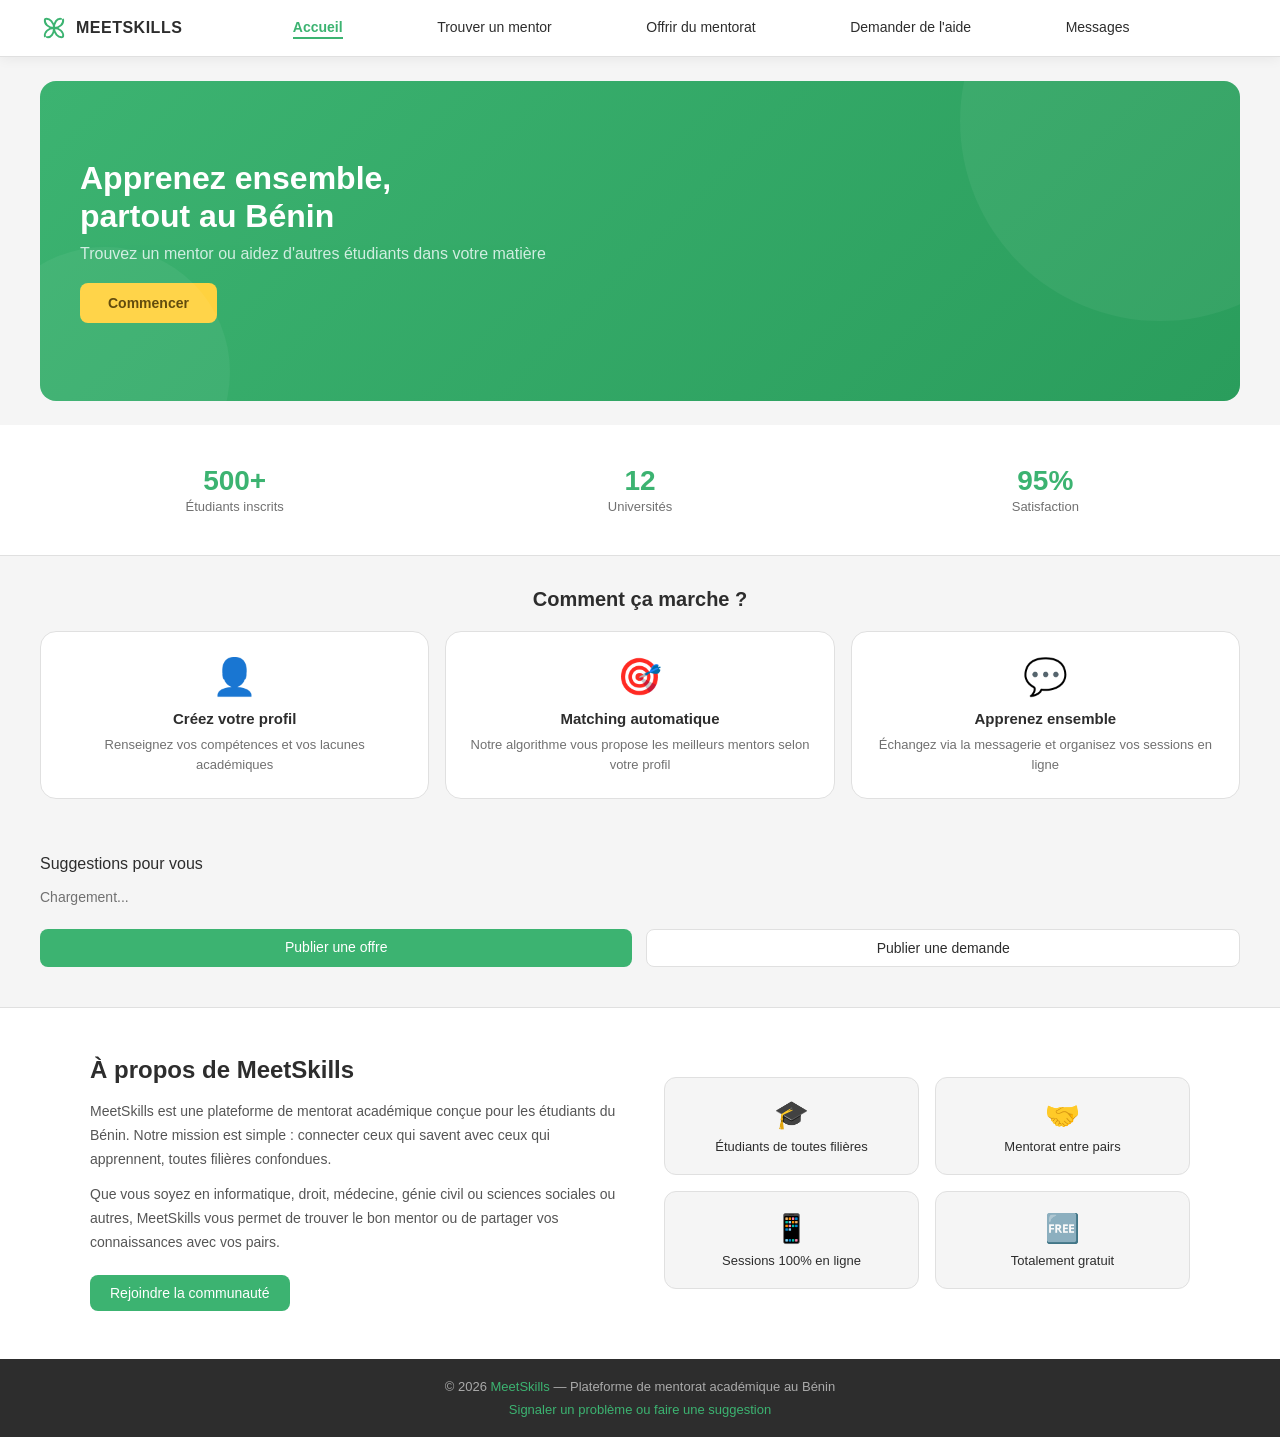
<file: frontend/index.html>
<!DOCTYPE html>
<html lang="fr">
<head>
  <meta charset="UTF-8" />
  <meta name="viewport" content="width=device-width, initial-scale=1.0"/>
  <title>MeetSkills</title>
  <link rel="stylesheet" href="css/style.css" />
</head>
<body>

  <!-- HEADER -->
<header class="header">
    <div class="header__logo">
      <a href="index.html">
        <svg width="28" height="28" viewBox="0 0 200 200">
          <g fill="none" stroke="#3CB371" stroke-width="14" stroke-linecap="round">
            <path d="M100 100 C 100 60, 70 30, 40 35"/>
            <path d="M100 100 C 100 60, 120 30, 150 35"/>
            <path d="M100 100 C 140 100, 170 70, 165 40"/>
            <path d="M100 100 C 140 100, 170 130, 165 160"/>
            <path d="M100 100 C 100 140, 130 170, 160 165"/>
            <path d="M100 100 C 100 140, 80 170, 50 165"/>
            <path d="M100 100 C 60 100, 30 130, 35 160"/>
            <path d="M100 100 C 60 100, 30 70, 35 40"/>
          </g>
        </svg>
        <span>MEETSKILLS</span>
      </a>
    </div>
    <nav class="header__nav" id="mainNav">
      <a href="index.html" class="active">Accueil</a>
      <a href="recherche.html">Trouver un mentor</a>
      <a href="publication.html?type=offre">Offrir du mentorat</a>
      <a href="publication.html?type=demande">Demander de l'aide</a>
      <a href="messagerie.html">Messages</a>
    </nav>
    <div class="header__actions" id="headerActions"></div>
    <button class="hamburger" id="hamburger" onclick="toggleMenu()">☰</button>
  </header>

  <!-- HERO -->
  <section class="hero">
    <h1>Apprenez ensemble,<br/>partout au Bénin</h1>
    <p>Trouvez un mentor ou aidez d'autres étudiants dans votre matière</p>
   <a href="inscription.html" class="btn btn--accent" style="align-self: flex-start;">Commencer</a>
  </section>

  <!-- STATS -->
<div class="stats-section">
  <div class="stat-item">
    <span class="stat-item__value">500+</span>
    <span class="stat-item__label">Étudiants inscrits</span>
  </div>
  <div class="stat-item">
    <span class="stat-item__value">12</span>
    <span class="stat-item__label">Universités</span>
  </div>
  <div class="stat-item">
    <span class="stat-item__value">95%</span>
    <span class="stat-item__label">Satisfaction</span>
  </div>
</div>

<!-- FEATURES -->
<section class="features-section">
  <h2>Comment ça marche ?</h2>
  <div class="features-grid">
    <div class="feature-card">
      <span class="feature-card__icon">👤</span>
      <div class="feature-card__title">Créez votre profil</div>
      <div class="feature-card__desc">Renseignez vos compétences et vos lacunes académiques</div>
    </div>
    <div class="feature-card">
      <span class="feature-card__icon">🎯</span>
      <div class="feature-card__title">Matching automatique</div>
      <div class="feature-card__desc">Notre algorithme vous propose les meilleurs mentors selon votre profil</div>
    </div>
    <div class="feature-card">
      <span class="feature-card__icon">💬</span>
      <div class="feature-card__title">Apprenez ensemble</div>
      <div class="feature-card__desc">Échangez via la messagerie et organisez vos sessions en ligne</div>
    </div>
  </div>
</section>

  <!-- SUGGESTIONS -->
  <section class="suggestions">
    <h2>Suggestions pour vous</h2>
    <div class="cards" id="suggestionsCards">
      <p class="loading">Chargement...</p>
    </div>
  </section>

  <!-- ACTIONS -->
  <div class="actions">
    <a href="publication.html?type=offre" class="btn btn--primary btn--full">Publier une offre</a>
    <a href="publication.html?type=demande" class="btn btn--outline btn--full">Publier une demande</a>
  </div>

  <!-- À PROPOS -->
<section class="about-section">
  <div class="about-content">
    <div class="about-text">
      <h2>À propos de MeetSkills</h2>
      <p>MeetSkills est une plateforme de mentorat académique conçue pour les étudiants du Bénin. Notre mission est simple : connecter ceux qui savent avec ceux qui apprennent, toutes filières confondues.</p>
      <p>Que vous soyez en informatique, droit, médecine, génie civil ou sciences sociales ou autres, MeetSkills vous permet de trouver le bon mentor ou de partager vos connaissances avec vos pairs.</p>
      <a href="inscription.html" class="btn btn--primary">Rejoindre la communauté</a>
    </div>
    <div class="about-stats">
      <div class="about-stat">
        <span class="about-stat__icon">🎓</span>
        <span class="about-stat__text">Étudiants de toutes filières</span>
      </div>
      <div class="about-stat">
        <span class="about-stat__icon">🤝</span>
        <span class="about-stat__text">Mentorat entre pairs</span>
      </div>
      <div class="about-stat">
        <span class="about-stat__icon">📱</span>
        <span class="about-stat__text">Sessions 100% en ligne</span>
      </div>
      <div class="about-stat">
        <span class="about-stat__icon">🆓</span>
        <span class="about-stat__text">Totalement gratuit</span>
      </div>
    </div>
  </div>
</section>

  <script src="js/api.js"></script>
  <script src="js/index.js"></script>
<script>
  function toggleMenu() {
    const nav = document.getElementById('mainNav');
    nav.classList.toggle('open');
  }
</script>

<!-- FOOTER -->
<footer class="footer">
  <p>© 2026 <span>MeetSkills</span> — Plateforme de mentorat académique au Bénin</p>
  <p style="margin-top:8px;"><a href="contact.html" style="color: var(--green);">Signaler un problème ou faire une suggestion</a></p>
</footer>
</body>
</html>
</file>
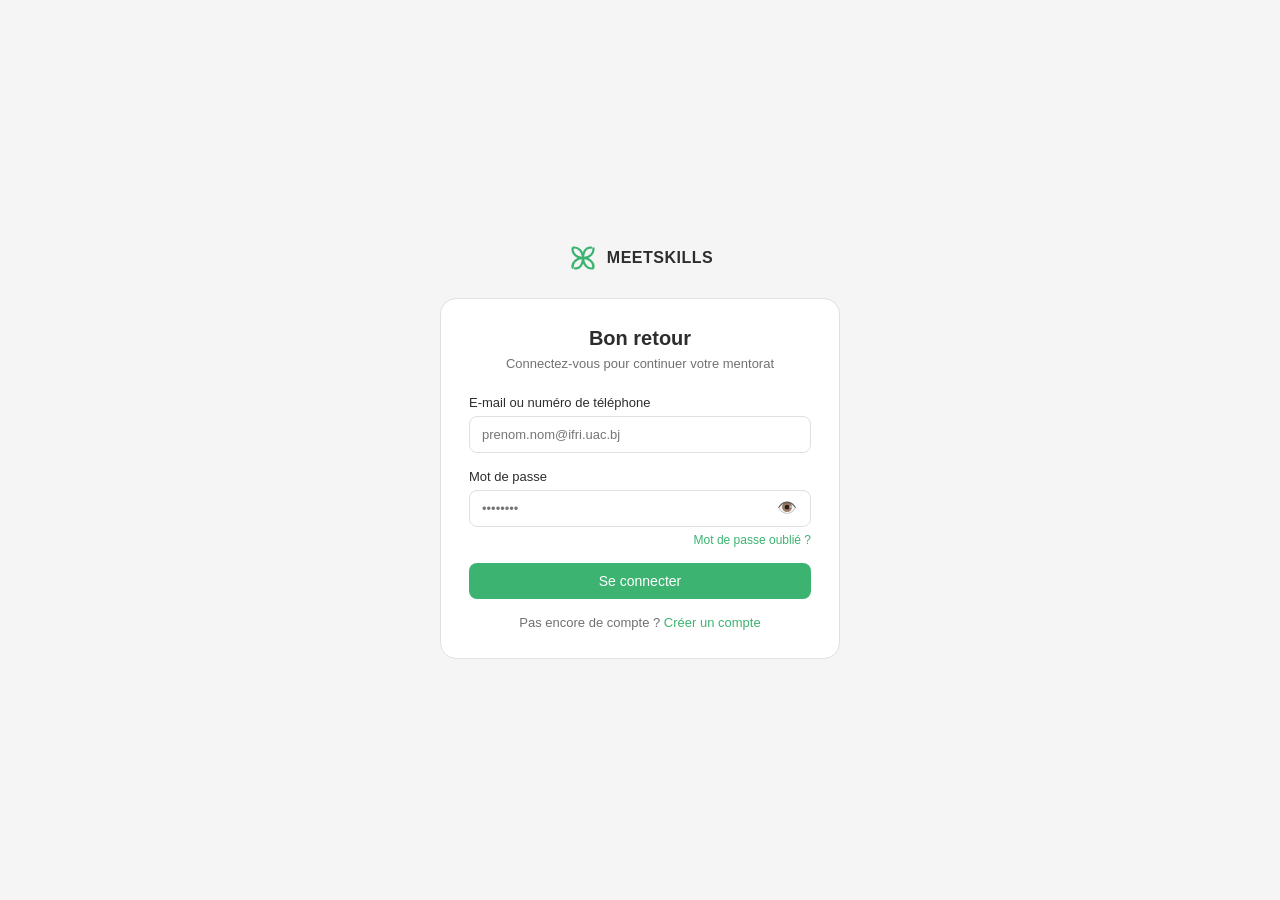
<file: frontend/connexion.html>
<!DOCTYPE html>
<html lang="fr">
<head>
  <meta charset="UTF-8" />
  <meta name="viewport" content="width=device-width, initial-scale=1.0"/>
  <title>Connexion - MeetSkills</title>
  <link rel="stylesheet" href="css/style.css" />
  <button class="hamburger" id="hamburger" onclick="toggleMenu()">☰</button>
</head>
<body class="auth-page">

  <div class="auth-container">

    <div class="auth-logo">
      <a href="index.html">
        <svg width="32" height="32" viewBox="0 0 200 200">
          <g fill="none" stroke="#3CB371" stroke-width="14" stroke-linecap="round">
            <path d="M100 100 C 100 60, 70 30, 40 35"/>
            <path d="M100 100 C 100 60, 120 30, 150 35"/>
            <path d="M100 100 C 140 100, 170 70, 165 40"/>
            <path d="M100 100 C 140 100, 170 130, 165 160"/>
            <path d="M100 100 C 100 140, 130 170, 160 165"/>
            <path d="M100 100 C 100 140, 80 170, 50 165"/>
            <path d="M100 100 C 60 100, 30 130, 35 160"/>
            <path d="M100 100 C 60 100, 30 70, 35 40"/>
          </g>
        </svg>
        <span>MEETSKILLS</span>
      </a>
    </div>

    <div class="auth-card">
      <h1 class="auth-title">Bon retour</h1>
      <p class="auth-subtitle">Connectez-vous pour continuer votre mentorat</p>

      <div id="errorMsg" class="error-msg" style="display:none;"></div>

      <div class="form-group">
        <label for="email">E-mail ou numéro de téléphone</label>
        <input type="email" id="email" placeholder="prenom.nom@ifri.uac.bj" autocomplete="username" />
      </div>

      <div class="form-group">
        <label for="password">Mot de passe</label>
        <div class="password-field">
          <input type="password" id="password" placeholder="••••••••" autocomplete="current-password" />
          <button type="button" class="password-toggle" onclick="togglePassword('password', this)" aria-label="Afficher le mot de passe">👁️</button>
        </div>
        <a href="mot-de-passe-oublie.html" class="form-link form-link--right">Mot de passe oublié ?</a>
      </div>

      <button class="btn btn--primary btn--full" id="loginBtn" onclick="handleLogin()">
        Se connecter
      </button>

      <p class="auth-footer">
        Pas encore de compte ? <a href="inscription.html" class="form-link">Créer un compte</a>
      </p>
    </div>

  </div>

  <script src="js/api.js"></script>
  <script>
    function togglePassword(fieldId, btn) {
      const input = document.getElementById(fieldId);
      const isHidden = input.type === 'password';
      input.type = isHidden ? 'text' : 'password';
      btn.textContent = isHidden ? '🙈' : '👁️';
      btn.setAttribute('aria-label', isHidden ? 'Masquer le mot de passe' : 'Afficher le mot de passe');
    }

    async function handleLogin() {
      const email = document.getElementById('email').value.trim();
      const password = document.getElementById('password').value;
      const errorMsg = document.getElementById('errorMsg');
      const btn = document.getElementById('loginBtn');

      if (!email || !password) {
        errorMsg.textContent = 'Veuillez remplir tous les champs.';
        errorMsg.style.display = 'block';
        return;
      }

      btn.textContent = 'Connexion...';
      btn.disabled = true;

      const success = await login(email, password);

      if (success) {
        window.location.href = 'index.html';
      } else {
        errorMsg.textContent = 'Email ou mot de passe incorrect.';
        errorMsg.style.display = 'block';
        btn.textContent = 'Se connecter';
        btn.disabled = false;
      }
    }

    // Connexion avec la touche Entrée
    document.addEventListener('keydown', (e) => {
      if (e.key === 'Enter') handleLogin();
    });
  </script>
  <script>
  function toggleMenu() {
    const nav = document.getElementById('mainNav');
    nav.classList.toggle('open');
  }
</script>

</body>
</html>
</file>
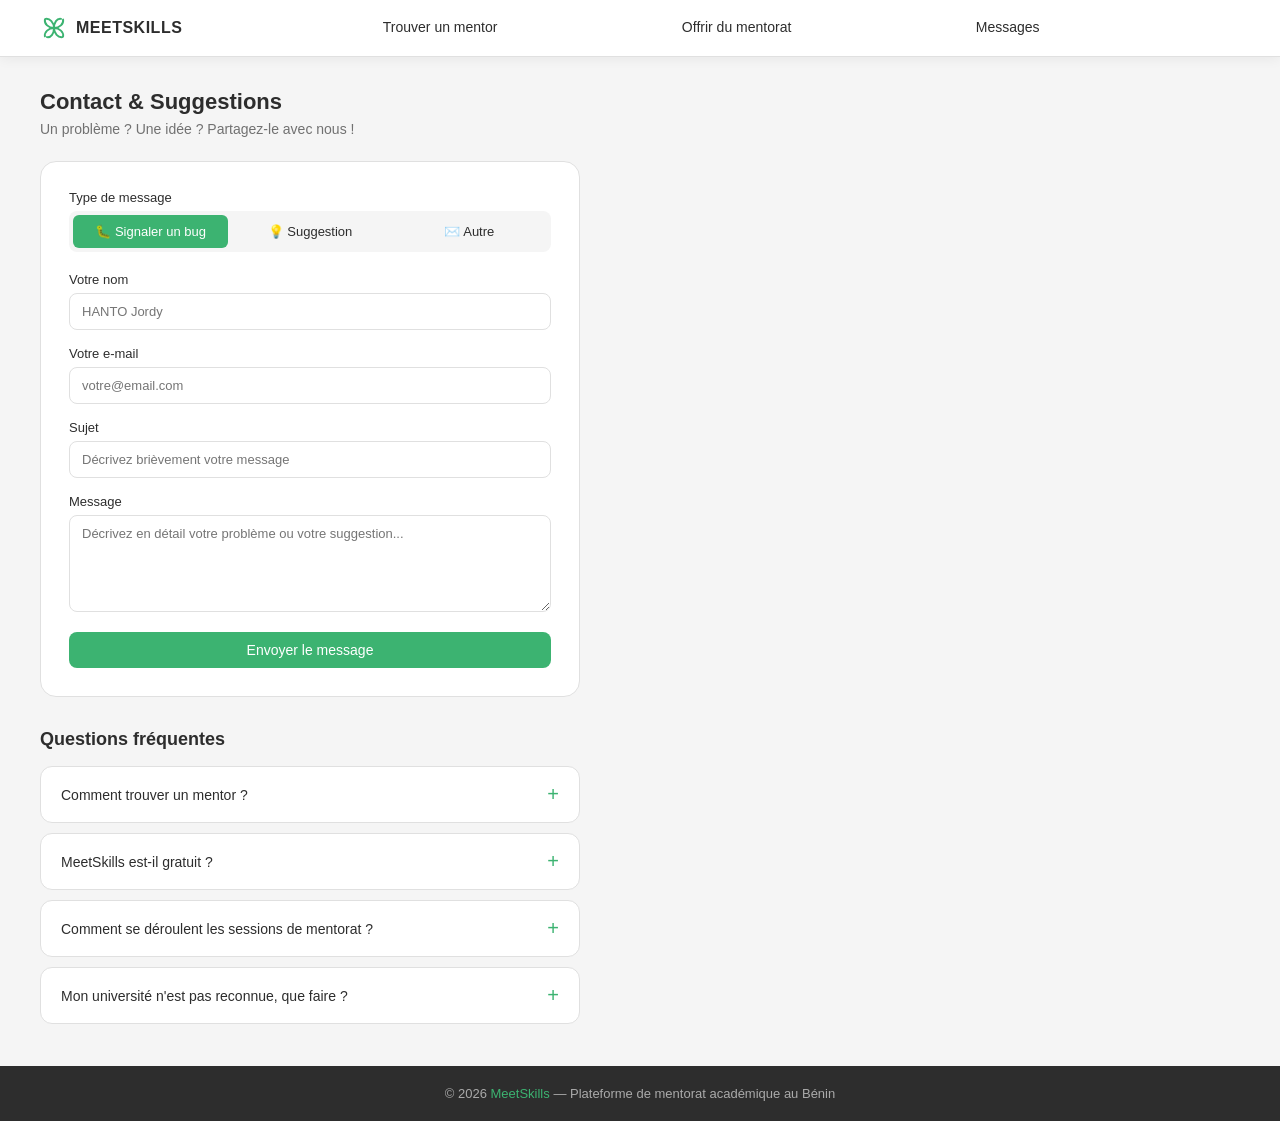
<file: frontend/contact.html>
<!DOCTYPE html>
<html lang="fr">
<head>
  <meta charset="UTF-8" />
  <meta name="viewport" content="width=device-width, initial-scale=1.0"/>
  <title>Contact - MeetSkills</title>
  <link rel="stylesheet" href="css/style.css" />
</head>
<body>

  <!-- HEADER -->
  <header class="header">
    <div class="header__logo">
      <a href="index.html">
        <svg width="28" height="28" viewBox="0 0 200 200">
          <g fill="none" stroke="#3CB371" stroke-width="14" stroke-linecap="round">
            <path d="M100 100 C 100 60, 70 30, 40 35"/>
            <path d="M100 100 C 100 60, 120 30, 150 35"/>
            <path d="M100 100 C 140 100, 170 70, 165 40"/>
            <path d="M100 100 C 140 100, 170 130, 165 160"/>
            <path d="M100 100 C 100 140, 130 170, 160 165"/>
            <path d="M100 100 C 100 140, 80 170, 50 165"/>
            <path d="M100 100 C 60 100, 30 130, 35 160"/>
            <path d="M100 100 C 60 100, 30 70, 35 40"/>
          </g>
        </svg>
        <span>MEETSKILLS</span>
      </a>
    </div>
    <nav class="header__nav" id="mainNav">
      <a href="recherche.html">Trouver un mentor</a>
      <a href="publication.html">Offrir du mentorat</a>
      <a href="messagerie.html">Messages</a>
    </nav>
    <div class="header__actions" id="headerActions"></div>
    <button class="hamburger" id="hamburger" onclick="toggleMenu()">☰</button>
  </header>

  <div class="page-content" style="max-width: 620px;">
    <h1 class="page-title">Contact & Suggestions</h1>
    <p class="page-subtitle">Un problème ? Une idée ? Partagez-le avec nous !</p>

    <div class="auth-card">

      <div id="successMsg" class="success-msg" style="display:none;">
        ✅ Votre message a été envoyé avec succès ! Merci pour votre retour.
      </div>
      <div id="errorMsg" class="error-msg" style="display:none;"></div>

      <!-- TYPE DE MESSAGE -->
      <div class="form-group">
        <label>Type de message</label>
        <div class="toggle-group">
          <button class="toggle-btn toggle-btn--active" onclick="setType('bug', this)">🐛 Signaler un bug</button>
          <button class="toggle-btn" onclick="setType('suggestion', this)">💡 Suggestion</button>
          <button class="toggle-btn" onclick="setType('autre', this)">✉️ Autre</button>
        </div>
      </div>

      <div class="form-group">
        <label for="nom">Votre nom</label>
        <input type="text" id="nom" placeholder="HANTO Jordy" />
      </div>

      <div class="form-group">
        <label for="email">Votre e-mail</label>
        <input type="email" id="email" placeholder="votre@email.com" />
      </div>

      <div class="form-group">
        <label for="sujet">Sujet</label>
        <input type="text" id="sujet" placeholder="Décrivez brièvement votre message" />
      </div>

      <div class="form-group">
        <label for="message">Message</label>
        <textarea id="message" rows="5" placeholder="Décrivez en détail votre problème ou votre suggestion..."></textarea>
      </div>

      <button class="btn btn--primary btn--full" id="sendBtn" onclick="envoyerMessage()">
        Envoyer le message
      </button>

    </div>

    <!-- FAQ -->
    <div style="margin-top: 32px;">
      <h2 style="font-size:18px; font-weight:600; margin-bottom:16px;">Questions fréquentes</h2>

      <div class="faq-item">
        <div class="faq-question" onclick="toggleFaq(this)">
          Comment trouver un mentor ? <span>+</span>
        </div>
        <div class="faq-answer">
          Créez votre profil, renseignez vos lacunes et cliquez sur "Trouver un mentor". Notre algorithme vous proposera automatiquement les meilleurs matches selon vos besoins.
        </div>
      </div>

      <div class="faq-item">
        <div class="faq-question" onclick="toggleFaq(this)">
          MeetSkills est-il gratuit ? <span>+</span>
        </div>
        <div class="faq-answer">
          Oui, MeetSkills est totalement gratuit pour tous les étudiants béninois. Pas de frais cachés.
        </div>
      </div>

      <div class="faq-item">
        <div class="faq-question" onclick="toggleFaq(this)">
          Comment se déroulent les sessions de mentorat ? <span>+</span>
        </div>
        <div class="faq-answer">
          Les sessions se déroulent exclusivement en ligne via des outils comme Google Meet, Zoom ou WhatsApp. Vous convenez des détails directement via la messagerie intégrée.
        </div>
      </div>

      <div class="faq-item">
        <div class="faq-question" onclick="toggleFaq(this)">
          Mon université n'est pas reconnue, que faire ? <span>+</span>
        </div>
        <div class="faq-answer">
          Contactez-nous via le formulaire ci-dessus en sélectionnant "Suggestion" et indiquez le nom de votre université. Nous l'ajouterons rapidement.
        </div>
      </div>

    </div>

  </div>

  <footer class="footer">
    <p>© 2026 <span>MeetSkills</span> — Plateforme de mentorat académique au Bénin</p>
  </footer>

  <script src="js/api.js"></script>
  <script>
    let typeMessage = 'bug';

    function setType(type, btn) {
      typeMessage = type;
      document.querySelectorAll('.toggle-btn').forEach(b => b.classList.remove('toggle-btn--active'));
      btn.classList.add('toggle-btn--active');
    }

    function toggleFaq(el) {
      const answer = el.nextElementSibling;
      const icon = el.querySelector('span');
      const isOpen = answer.style.display === 'block';
      answer.style.display = isOpen ? 'none' : 'block';
      icon.textContent = isOpen ? '+' : '−';
    }

    async function envoyerMessage() {
      const nom = document.getElementById('nom').value.trim();
      const email = document.getElementById('email').value.trim();
      const sujet = document.getElementById('sujet').value.trim();
      const message = document.getElementById('message').value.trim();
      const errorMsg = document.getElementById('errorMsg');
      const successMsg = document.getElementById('successMsg');
      const btn = document.getElementById('sendBtn');

      errorMsg.style.display = 'none';
      successMsg.style.display = 'none';

      if (!nom || !email || !sujet || !message) {
        errorMsg.textContent = 'Veuillez remplir tous les champs.';
        errorMsg.style.display = 'block';
        return;
      }

      btn.textContent = 'Envoi en cours...';
      btn.disabled = true;

      // Simulation d'envoi (à connecter à un vrai service email plus tard)
      setTimeout(() => {
        successMsg.style.display = 'block';
        document.getElementById('nom').value = '';
        document.getElementById('email').value = '';
        document.getElementById('sujet').value = '';
        document.getElementById('message').value = '';
        btn.textContent = 'Envoyer le message';
        btn.disabled = false;
      }, 1500);
    }

    document.addEventListener('DOMContentLoaded', updateHeader);

    function toggleMenu() {
      const nav = document.getElementById('mainNav');
      nav.classList.toggle('open');
    }
  </script>

</body>
</html>
</file>
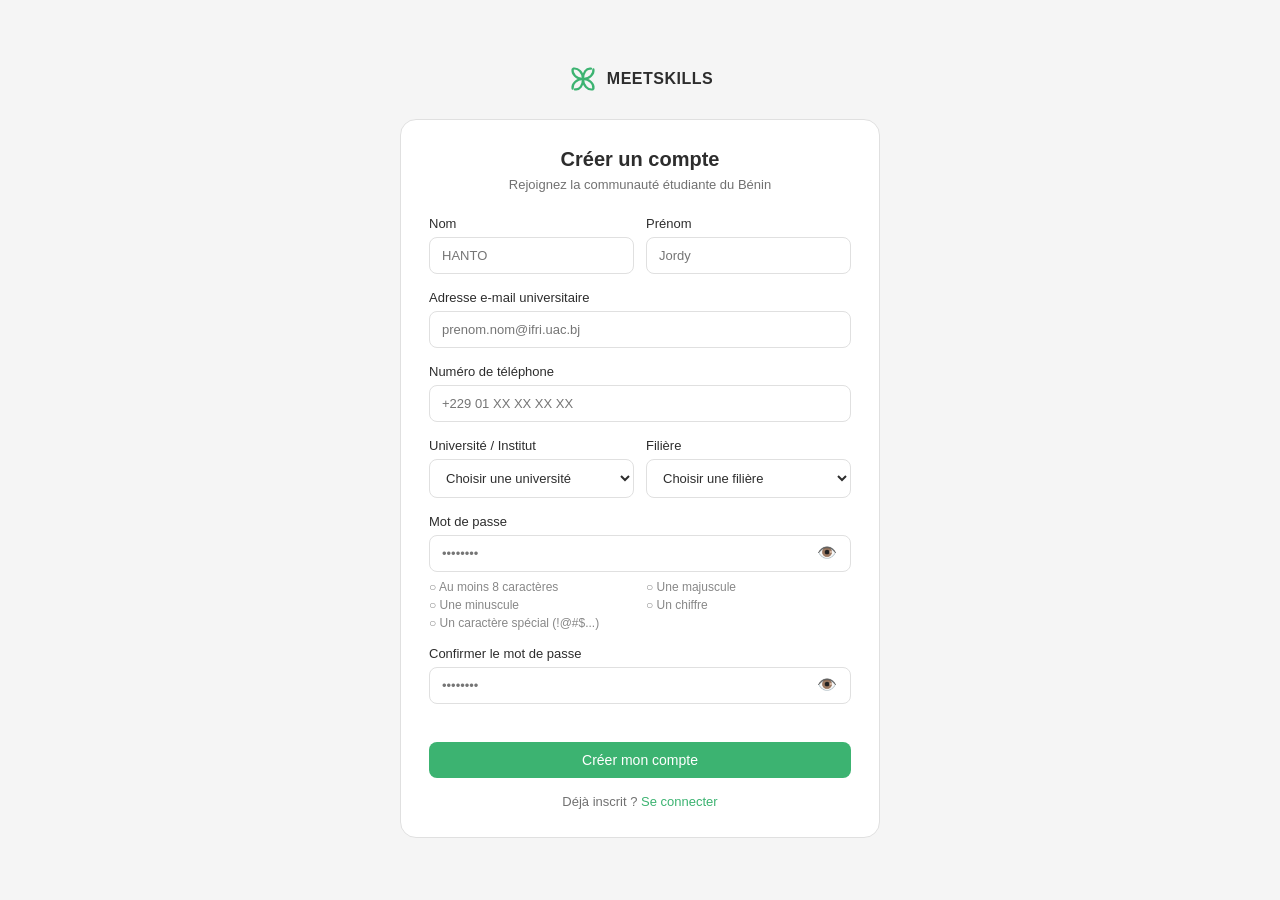
<file: frontend/inscription.html>
<!DOCTYPE html>
<html lang="fr">
<head>
  <meta charset="UTF-8" />
  <meta name="viewport" content="width=device-width, initial-scale=1.0"/>
  <title>Inscription - MeetSkills</title>
  <link rel="stylesheet" href="css/style.css" />
  <button class="hamburger" id="hamburger" onclick="toggleMenu()">☰</button>
</head>
<body class="auth-page">

  <div class="auth-container" style="max-width:520px;">

    <div class="auth-logo">
      <a href="index.html">
        <svg width="32" height="32" viewBox="0 0 200 200">
          <g fill="none" stroke="#3CB371" stroke-width="14" stroke-linecap="round">
            <path d="M100 100 C 100 60, 70 30, 40 35"/>
            <path d="M100 100 C 100 60, 120 30, 150 35"/>
            <path d="M100 100 C 140 100, 170 70, 165 40"/>
            <path d="M100 100 C 140 100, 170 130, 165 160"/>
            <path d="M100 100 C 100 140, 130 170, 160 165"/>
            <path d="M100 100 C 100 140, 80 170, 50 165"/>
            <path d="M100 100 C 60 100, 30 130, 35 160"/>
            <path d="M100 100 C 60 100, 30 70, 35 40"/>
          </g>
        </svg>
        <span>MEETSKILLS</span>
      </a>
    </div>

    <div class="auth-card">
      <h1 class="auth-title">Créer un compte</h1>
      <p class="auth-subtitle">Rejoignez la communauté étudiante du Bénin</p>

      <div id="errorMsg" class="error-msg" style="display:none;"></div>

      <div class="form-row">
        <div class="form-group">
          <label>Nom</label>
          <input type="text" id="nom" placeholder="HANTO" />
        </div>
        <div class="form-group">
          <label>Prénom</label>
          <input type="text" id="prenom" placeholder="Jordy" />
        </div>
      </div>

      <div class="form-group">
        <label>Adresse e-mail universitaire</label>
        <input type="email" id="email" placeholder="prenom.nom@ifri.uac.bj" autocomplete="email" />
      </div>

      <div class="form-group">
        <label>Numéro de téléphone</label>
        <input type="tel" id="telephone" placeholder="+229 01 XX XX XX XX" />
      </div>

      <div class="form-row">
        <div class="form-group">
          <label>Université / Institut</label>
          <select id="universite" onchange="toggleAutre('universite')">
            <option value="" disabled selected>Choisir une université</option>
            <option value="IFRI - UAC">IFRI - UAC</option>
            <option value="EPAC - UAC">EPAC - UAC</option>
            <option value="ENEAM - UAC">ENEAM - UAC</option>
            <option value="Université d'Abomey-Calavi (UAC)">Université d'Abomey-Calavi (UAC)</option>
            <option value="Université de Parakou (UP)">Université de Parakou (UP)</option>
            <option value="UNSTIM Abomey">UNSTIM Abomey</option>
            <option value="Université Nationale d'Agriculture (UNA)">Université Nationale d'Agriculture (UNA)</option>
            <option value="Université Catholique de l'Afrique de l'Ouest (UCAO)">Université Catholique de l'Afrique de l'Ouest (UCAO)</option>
            <option value="ESGIS">ESGIS</option>
            <option value="Groupe ISM">Groupe ISM</option>
            <option value="Institut CERCO">Institut CERCO</option>
            <option value="autre">Autre (préciser)</option>
          </select>
          <input type="text" id="universiteAutre" placeholder="Précisez votre université" style="display:none; margin-top:8px;" />
        </div>
        <div class="form-group">
          <label>Filière</label>
          <select id="filiere" onchange="toggleAutre('filiere')">
            <option value="" disabled selected>Choisir une filière</option>
            <option value="Informatique">Informatique</option>
            <option value="Génie Logiciel">Génie Logiciel</option>
            <option value="Réseaux et Télécommunications">Réseaux et Télécommunications</option>
            <option value="Gestion / Management">Gestion / Management</option>
            <option value="Comptabilité">Comptabilité</option>
            <option value="Économie">Économie</option>
            <option value="Droit">Droit</option>
            <option value="Médecine">Médecine</option>
            <option value="Génie Civil">Génie Civil</option>
            <option value="Génie Électrique">Génie Électrique</option>
            <option value="Agronomie">Agronomie</option>
            <option value="Marketing / Commerce International">Marketing / Commerce International</option>
            <option value="Sociologie">Sociologie</option>
            <option value="autre">Autre (préciser)</option>
          </select>
          <input type="text" id="filiereAutre" placeholder="Précisez votre filière" style="display:none; margin-top:8px;" />
        </div>
      </div>

      <div class="form-group">
        <label>Mot de passe</label>
        <div class="password-field">
          <input type="password" id="password" placeholder="••••••••" autocomplete="new-password" oninput="checkPasswordStrength()" />
          <button type="button" class="password-toggle" onclick="togglePassword('password', this)" aria-label="Afficher le mot de passe">👁️</button>
        </div>
        <ul id="passwordRules" class="password-rules">
          <li id="rule-length">Au moins 8 caractères</li>
          <li id="rule-upper">Une majuscule</li>
          <li id="rule-lower">Une minuscule</li>
          <li id="rule-digit">Un chiffre</li>
          <li id="rule-special">Un caractère spécial (!@#$...)</li>
        </ul>
      </div>

      <div class="form-group">
        <label>Confirmer le mot de passe</label>
        <div class="password-field">
          <input type="password" id="passwordConfirm" placeholder="••••••••" autocomplete="new-password" oninput="checkPasswordMatch()" />
          <button type="button" class="password-toggle" onclick="togglePassword('passwordConfirm', this)" aria-label="Afficher le mot de passe">👁️</button>
        </div>
        <p id="passwordMatchMsg" class="password-match-msg"></p>
      </div>

      <button class="btn btn--primary btn--full" id="registerBtn" onclick="handleRegister()">
        Créer mon compte
      </button>

      <p class="auth-footer">
        Déjà inscrit ? <a href="connexion.html" class="form-link">Se connecter</a>
      </p>
    </div>

  </div>

  <script src="js/api.js"></script>
  <script>
    const PASSWORD_RULES = {
      length: v => v.length >= 8,
      upper: v => /[A-Z]/.test(v),
      lower: v => /[a-z]/.test(v),
      digit: v => /[0-9]/.test(v),
      special: v => /[^A-Za-z0-9]/.test(v),
    };

    function togglePassword(fieldId, btn) {
      const input = document.getElementById(fieldId);
      const isHidden = input.type === 'password';
      input.type = isHidden ? 'text' : 'password';
      btn.textContent = isHidden ? '🙈' : '👁️';
      btn.setAttribute('aria-label', isHidden ? 'Masquer le mot de passe' : 'Afficher le mot de passe');
    }

    function checkPasswordStrength() {
      const value = document.getElementById('password').value;
      let allValid = true;
      for (const rule in PASSWORD_RULES) {
        const valid = PASSWORD_RULES[rule](value);
        const li = document.getElementById(`rule-${rule}`);
        li.classList.toggle('valid', valid);
        if (!valid) allValid = false;
      }
      checkPasswordMatch();
      return allValid;
    }

    function isPasswordStrong(value) {
      return Object.values(PASSWORD_RULES).every(rule => rule(value));
    }

    function checkPasswordMatch() {
      const password = document.getElementById('password').value;
      const confirm = document.getElementById('passwordConfirm').value;
      const msg = document.getElementById('passwordMatchMsg');
      if (!confirm) {
        msg.textContent = '';
        return true;
      }
      const match = password === confirm;
      msg.textContent = match ? '✓ Les mots de passe correspondent' : '✗ Les mots de passe ne correspondent pas';
      msg.classList.toggle('valid', match);
      msg.classList.toggle('invalid', !match);
      return match;
    }

    function toggleAutre(field) {
      const select = document.getElementById(field);
      const autreInput = document.getElementById(field + 'Autre');
      autreInput.style.display = select.value === 'autre' ? 'block' : 'none';
      if (select.value === 'autre') autreInput.focus();
    }

    function getSelectValue(field) {
      const select = document.getElementById(field);
      if (select.value === 'autre') {
        return document.getElementById(field + 'Autre').value.trim();
      }
      return select.value;
    }

    async function handleRegister() {
      const errorMsg = document.getElementById('errorMsg');
      const btn = document.getElementById('registerBtn');

      const password = document.getElementById('password').value;
      const passwordConfirm = document.getElementById('passwordConfirm').value;

      const data = {
        nom: document.getElementById('nom').value.trim(),
        prenom: document.getElementById('prenom').value.trim(),
        email: document.getElementById('email').value.trim(),
        telephone: document.getElementById('telephone').value.trim(),
        universite: getSelectValue('universite'),
        filiere: getSelectValue('filiere'),
        niveau: 'licence',
        password: password,
      };

      if (!data.nom || !data.prenom || !data.email || !data.password) {
        errorMsg.textContent = 'Veuillez remplir tous les champs obligatoires.';
        errorMsg.style.display = 'block';
        return;
      }

      if (!isPasswordStrong(password)) {
        errorMsg.textContent = 'Le mot de passe ne respecte pas les règles de sécurité indiquées ci-dessus.';
        errorMsg.style.display = 'block';
        return;
      }

      if (password !== passwordConfirm) {
        errorMsg.textContent = 'Les mots de passe ne correspondent pas.';
        errorMsg.style.display = 'block';
        return;
      }

      btn.textContent = 'Création...';
      btn.disabled = true;

      const result = await register(data);

      if (result.status === 201) {
        // Connexion automatique après inscription
        const success = await login(data.email, data.password);
        if (success) {
          window.location.href = 'index.html';
          return;
        }
        // Le compte a été créé mais l'auto-connexion a échoué :
        // on informe l'utilisateur au lieu de rester bloqué en silence.
        errorMsg.textContent = 'Votre compte a été créé, mais la connexion automatique a échoué. Veuillez vous connecter manuellement.';
        errorMsg.style.display = 'block';
        setTimeout(() => { window.location.href = 'connexion.html'; }, 2000);
      } else {
        // Messages d'erreur détaillés, champ par champ (ex: "email: Cette adresse existe déjà.")
        const fieldLabels = {
          email: 'E-mail', password: 'Mot de passe', nom: 'Nom', prenom: 'Prénom',
          telephone: 'Téléphone', universite: 'Université', filiere: 'Filière', niveau: 'Niveau'
        };
        const errors = Object.entries(result.data || {})
          .map(([field, msgs]) => `${fieldLabels[field] || field} : ${[].concat(msgs).join(' ')}`)
          .join(' | ');
        errorMsg.textContent = errors || 'Une erreur est survenue. Veuillez réessayer.';
        errorMsg.style.display = 'block';
        btn.textContent = 'Créer mon compte';
        btn.disabled = false;
      }
    }
  </script>
  <script>
  function toggleMenu() {
    const nav = document.getElementById('mainNav');
    nav.classList.toggle('open');
  }
</script>

</body>
</html>
</file>
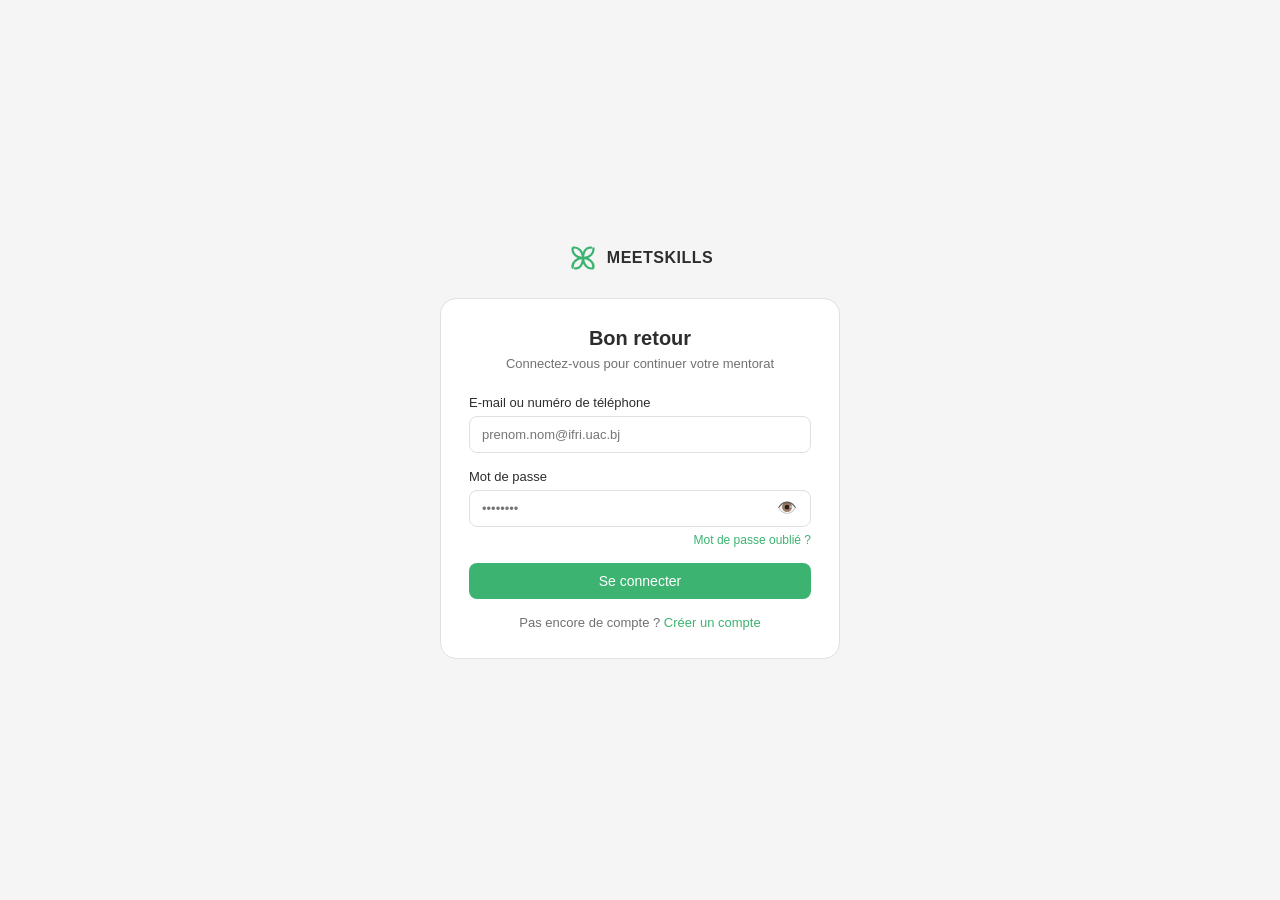
<file: frontend/messagerie.html>
<!DOCTYPE html>
<html lang="fr">
<head>
  <meta charset="UTF-8" />
  <meta name="viewport" content="width=device-width, initial-scale=1.0"/>
  <title>Messages - MeetSkills</title>
  <link rel="stylesheet" href="css/style.css" />
</head>
<body>

  <!-- HEADER -->
  <header class="header">
    <div class="header__logo">
      <a href="index.html">
        <svg width="28" height="28" viewBox="0 0 200 200">
          <g fill="none" stroke="#3CB371" stroke-width="14" stroke-linecap="round">
            <path d="M100 100 C 100 60, 70 30, 40 35"/>
            <path d="M100 100 C 100 60, 120 30, 150 35"/>
            <path d="M100 100 C 140 100, 170 70, 165 40"/>
            <path d="M100 100 C 140 100, 170 130, 165 160"/>
            <path d="M100 100 C 100 140, 130 170, 160 165"/>
            <path d="M100 100 C 100 140, 80 170, 50 165"/>
            <path d="M100 100 C 60 100, 30 130, 35 160"/>
            <path d="M100 100 C 60 100, 30 70, 35 40"/>
          </g>
        </svg>
        <span>MEETSKILLS</span>
      </a>
    </div>
    <nav class="header__nav" id="mainNav">
      <a href="index.html">Accueil</a>
      <a href="recherche.html">Trouver un mentor</a>
      <a href="publication.html?type=offre">Offrir du mentorat</a>
      <a href="publication.html?type=demande">Demander de l'aide</a>
      <a href="messagerie.html" class="active">Messages</a>
    </nav>
    <div class="header__actions" id="headerActions"></div>
    <button class="hamburger" id="hamburger" onclick="toggleMenu()">☰</button>
  </header>

  <div class="messaging-layout">

    <!-- LISTE DES CONVERSATIONS -->
    <div class="conv-list">
      <div class="conv-list__header">
        <h2>Conversations</h2>
      </div>
      <div id="convList">
        <p class="loading" style="padding:16px;">Chargement...</p>
      </div>
    </div>

    <!-- CONVERSATION ACTIVE -->
    <div class="conv-active" id="convActive">
      <div class="conv-empty">
        <p>Sélectionnez une conversation</p>
      </div>
    </div>

  </div>

  <script src="js/api.js"></script>
  <script>
    let convActive = null;

    async function chargerConversations() {
  if (!isLoggedIn()) { redirectToLogin(); return; }
  const container = document.getElementById('convList');
  container.innerHTML = '<div class="spinner" style="padding:16px;"></div>';
  
  const convs = await getConversations();
  // ... reste du code identique

      container.innerHTML = convs.map(c => {
        const autres = c.participants.filter(p => p.email !== localStorage.getItem('user_email'));
        const nom = autres.length > 0 ? `${autres[0].prenom} ${autres[0].nom}` : 'Inconnu';
        const initiales = nom.split(' ').map(n => n[0]).join('');
        const dernier = c.derniers_messages.length > 0
          ? c.derniers_messages[c.derniers_messages.length - 1].contenu
          : 'Aucun message';
        const nonLus = c.non_lus > 0 ? `<span class="badge-count">${c.non_lus}</span>` : '';

        return `
          <div class="conv-item" id="conv-${c.id}" onclick="ouvrirConversation(${c.id}, '${nom}', '${initiales}')">
            <div class="avatar">${initiales}</div>
            <div class="conv-item__info">
              <div class="conv-item__name">${nom}</div>
              <div class="conv-item__last">${dernier.substring(0, 40)}...</div>
            </div>
            ${nonLus}
          </div>
        `;
      }).join('');
    }

    async function ouvrirConversation(id, nom, initiales) {
      convActive = id;

      // Mettre en surbrillance
      document.querySelectorAll('.conv-item').forEach(el => el.classList.remove('conv-item--active'));
      document.getElementById(`conv-${id}`).classList.add('conv-item--active');

      const messages = await getMessages(id);
      const container = document.getElementById('convActive');

      container.innerHTML = `
        <div class="conv-header">
          <div class="avatar">${initiales}</div>
          <div>
            <div class="conv-header__name">${nom}</div>
            <div class="conv-header__status">En ligne</div>
          </div>
        </div>
        <div class="messages-list" id="messagesList"></div>
        <div class="message-input">
          <input type="text" id="messageInput" placeholder="Écrire un message..." 
            onkeydown="if(event.key==='Enter') envoyerMsg()" />
          <button class="btn btn--primary" onclick="envoyerMsg()">Envoyer</button>
        </div>
      `;

      afficherMessages(messages || []);
    }

    function afficherMessages(messages) {
      const container = document.getElementById('messagesList');
      const userEmail = localStorage.getItem('user_email');

      if (messages.length === 0) {
        container.innerHTML = '<p class="loading" style="text-align:center; padding:20px;">Aucun message. Commencez la conversation !</p>';
        return;
      }

      container.innerHTML = messages.map(m => {
        const isMoi = m.expediteur_nom === localStorage.getItem('user_nom');
        return `
          <div class="message ${isMoi ? 'message--moi' : 'message--autre'}">
            <div class="message__bubble">${m.contenu}</div>
            <div class="message__time">${new Date(m.date_envoi).toLocaleTimeString('fr-FR', {hour:'2-digit', minute:'2-digit'})}</div>
          </div>
        `;
      }).join('');

      container.scrollTop = container.scrollHeight;
    }

    async function envoyerMsg() {
      const input = document.getElementById('messageInput');
      const contenu = input.value.trim();
      if (!contenu || !convActive) return;

      input.value = '';
      const result = await envoyerMessage(convActive, contenu);

      if (result.status === 201) {
        const messages = await getMessages(convActive);
        afficherMessages(messages || []);
      }
    }

    document.addEventListener('DOMContentLoaded', chargerConversations);
  </script>
  <script>
  function toggleMenu() {
    const nav = document.getElementById('mainNav');
    nav.classList.toggle('open');
  }
</script>

</body>
</html>
</file>
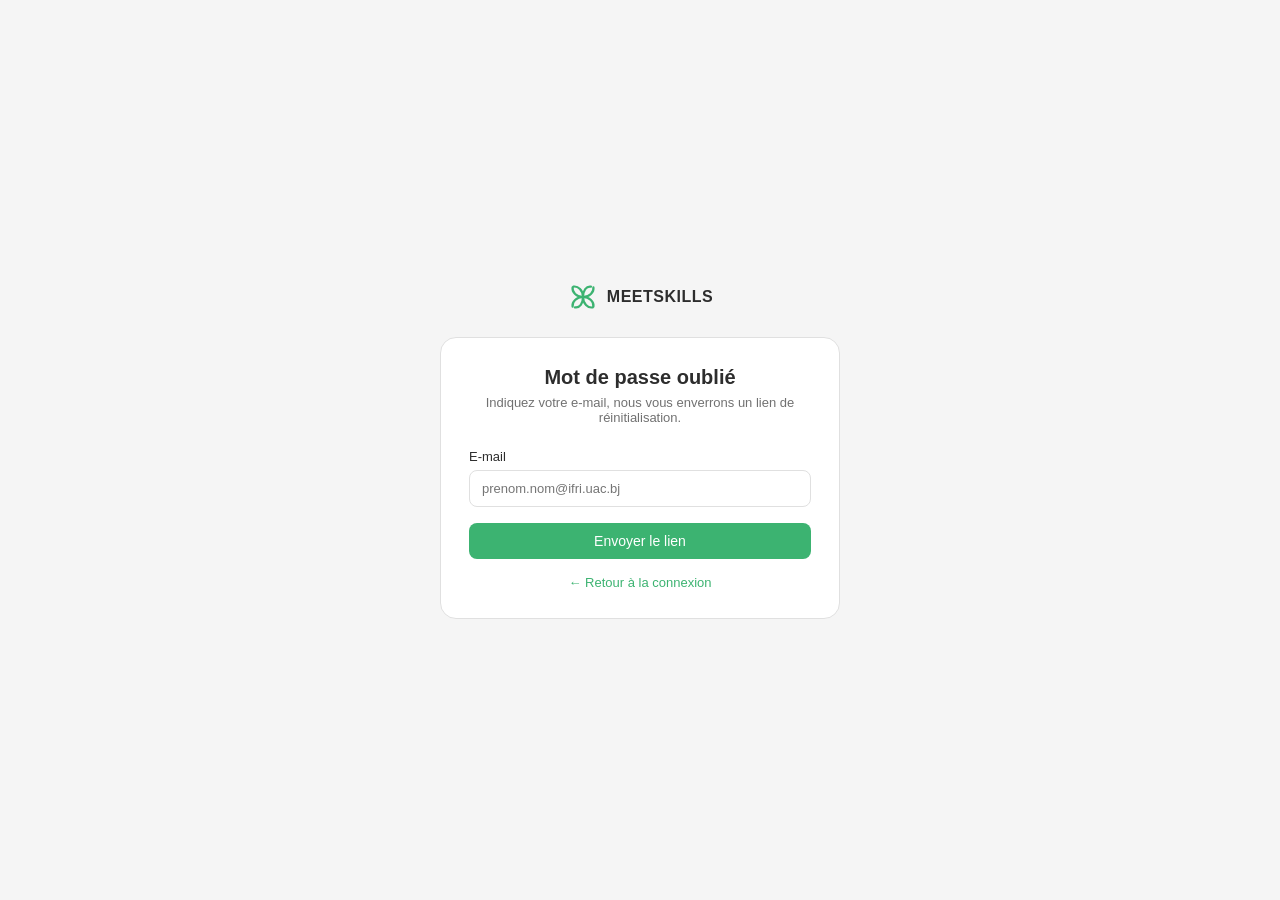
<file: frontend/mot-de-passe-oublie.html>
<!DOCTYPE html>
<html lang="fr">
<head>
  <meta charset="UTF-8" />
  <meta name="viewport" content="width=device-width, initial-scale=1.0"/>
  <title>Mot de passe oublié - MeetSkills</title>
  <link rel="stylesheet" href="css/style.css" />
  <button class="hamburger" id="hamburger" onclick="toggleMenu()">☰</button>
</head>
<body class="auth-page">

  <div class="auth-container">

    <div class="auth-logo">
      <a href="index.html">
        <svg width="32" height="32" viewBox="0 0 200 200">
          <g fill="none" stroke="#3CB371" stroke-width="14" stroke-linecap="round">
            <path d="M100 100 C 100 60, 70 30, 40 35"/>
            <path d="M100 100 C 100 60, 120 30, 150 35"/>
            <path d="M100 100 C 140 100, 170 70, 165 40"/>
            <path d="M100 100 C 140 100, 170 130, 165 160"/>
            <path d="M100 100 C 100 140, 130 170, 160 165"/>
            <path d="M100 100 C 100 140, 80 170, 50 165"/>
            <path d="M100 100 C 60 100, 30 130, 35 160"/>
            <path d="M100 100 C 60 100, 30 70, 35 40"/>
          </g>
        </svg>
        <span>MEETSKILLS</span>
      </a>
    </div>

    <div class="auth-card">
      <h1 class="auth-title">Mot de passe oublié</h1>
      <p class="auth-subtitle">Indiquez votre e-mail, nous vous enverrons un lien de réinitialisation.</p>

      <div id="errorMsg" class="error-msg" style="display:none;"></div>
      <div id="successMsg" class="success-msg" style="display:none;"></div>

      <div class="form-group" id="emailGroup">
        <label for="email">E-mail</label>
        <input type="email" id="email" placeholder="prenom.nom@ifri.uac.bj" />
      </div>

      <button class="btn btn--primary btn--full" id="sendBtn" onclick="handleResetRequest()">
        Envoyer le lien
      </button>

      <p class="auth-footer">
        <a href="connexion.html" class="form-link">← Retour à la connexion</a>
      </p>
    </div>

  </div>

  <script src="js/api.js"></script>
  <script>
    async function handleResetRequest() {
      const email = document.getElementById('email').value.trim();
      const errorMsg = document.getElementById('errorMsg');
      const successMsg = document.getElementById('successMsg');
      const btn = document.getElementById('sendBtn');

      errorMsg.style.display = 'none';
      successMsg.style.display = 'none';

      if (!email) {
        errorMsg.textContent = 'Veuillez indiquer votre adresse e-mail.';
        errorMsg.style.display = 'block';
        return;
      }

      btn.textContent = 'Envoi...';
      btn.disabled = true;

      const result = await demanderResetPassword(email);

      // Djoser renvoie 204 (sans contenu) que l'email existe ou non,
      // pour ne pas reveler quels emails sont enregistres.
      if (result.status === 204) {
        document.getElementById('emailGroup').style.display = 'none';
        btn.style.display = 'none';
        successMsg.textContent = 'Si un compte existe avec cet e-mail, un lien de réinitialisation vient de lui être envoyé. Vérifiez votre boîte de réception (et vos spams).';
        successMsg.style.display = 'block';
      } else {
        errorMsg.textContent = result.status === 0
          ? 'Le serveur ne répond pas. Vérifiez votre connexion et réessayez dans un instant.'
          : 'Impossible d\'envoyer l\'e-mail pour le moment. Veuillez réessayer plus tard.';
        errorMsg.style.display = 'block';
        btn.textContent = 'Envoyer le lien';
        btn.disabled = false;
      }
    }

    document.addEventListener('keydown', (e) => {
      if (e.key === 'Enter') handleResetRequest();
    });
  </script>
  <script>
  function toggleMenu() {
    const nav = document.getElementById('mainNav');
    nav.classList.toggle('open');
  }
</script>

</body>
</html>
</file>
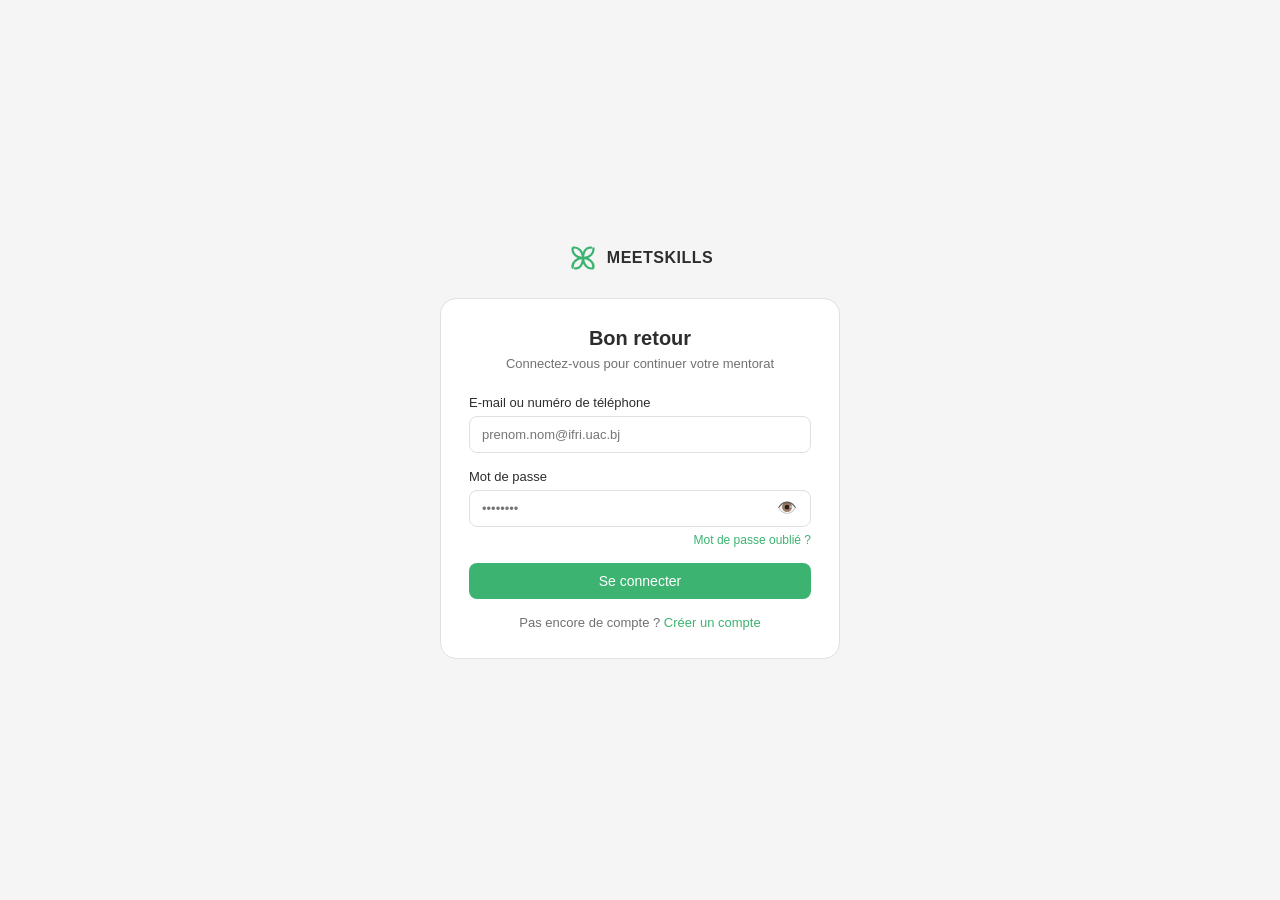
<file: frontend/profil.html>
<!DOCTYPE html>
<html lang="fr">
<head>
  <meta charset="UTF-8" />
  <meta name="viewport" content="width=device-width, initial-scale=1.0"/>
  <title>Mon profil - MeetSkills</title>
  <link rel="stylesheet" href="css/style.css" />
</head>
<body>

  <!-- HEADER -->
  <header class="header">
    <div class="header__logo">
      <a href="index.html">
        <svg width="28" height="28" viewBox="0 0 200 200">
          <g fill="none" stroke="#3CB371" stroke-width="14" stroke-linecap="round">
            <path d="M100 100 C 100 60, 70 30, 40 35"/>
            <path d="M100 100 C 100 60, 120 30, 150 35"/>
            <path d="M100 100 C 140 100, 170 70, 165 40"/>
            <path d="M100 100 C 140 100, 170 130, 165 160"/>
            <path d="M100 100 C 100 140, 130 170, 160 165"/>
            <path d="M100 100 C 100 140, 80 170, 50 165"/>
            <path d="M100 100 C 60 100, 30 130, 35 160"/>
            <path d="M100 100 C 60 100, 30 70, 35 40"/>
          </g>
        </svg>
        <span>MEETSKILLS</span>
      </a>
    </div>
    <nav class="header__nav" id="mainNav">
      <a href="index.html">Accueil</a>
      <a href="recherche.html">Trouver un mentor</a>
      <a href="publication.html?type=offre">Offrir du mentorat</a>
      <a href="publication.html?type=demande">Demander de l'aide</a>
      <a href="messagerie.html">Messages</a>
    </nav>
    <div class="header__actions" id="headerActions"></div>
    <button class="hamburger" id="hamburger" onclick="toggleMenu()">☰</button>
  </header>

  <div class="page-content" style="max-width: 720px;">

    <!-- CARTE PROFIL -->
    <div class="profile-hero" id="profileHero">
      <div class="profile-hero__loading">Chargement...</div>
    </div>

    <div class="profile-grid">

      <!-- COMPÉTENCES -->
      <div class="auth-card">
        <h3 class="profile-section-title">Compétences (points forts)</h3>
        <div id="profileCompetences" class="chips-container">
          <p class="loading">Chargement...</p>
        </div>
      </div>

      <!-- LACUNES -->
      <div class="auth-card">
        <h3 class="profile-section-title">Lacunes (besoin d'aide)</h3>
        <div id="profileLacunes" class="chips-container">
          <p class="loading">Chargement...</p>
        </div>
      </div>

    </div>

    <!-- MES ANNONCES -->
    <div class="auth-card" style="margin-top: 16px;">
      <h3 class="profile-section-title">Mes annonces</h3>
      <div id="mesAnnonces">
        <p class="loading">Chargement...</p>
      </div>
    </div>

    <!-- STATS -->
    <div class="stats-grid" id="statsGrid">
      <div class="stat-card">
        <div class="stat-card__value" id="statOffres">-</div>
        <div class="stat-card__label">Offres publiées</div>
      </div>
      <div class="stat-card">
        <div class="stat-card__value" id="statDemandes">-</div>
        <div class="stat-card__label">Demandes publiées</div>
      </div>
      <div class="stat-card">
        <div class="stat-card__value" id="statMatches">-</div>
        <div class="stat-card__label">Matches obtenus</div>
      </div>
    </div>

  </div>

  <script src="js/api.js"></script>
  <script>
    async function chargerProfil() {
  if (!isLoggedIn()) { redirectToLogin(); return; }
  document.getElementById('profileHero').innerHTML = '<div class="spinner"></div>';
  // ... reste du code identique

      // Charger infos utilisateur
      const user = await apiGet('/auth/users/me/');
      if (!user) return;

      // Sauvegarder le nom pour la messagerie
      localStorage.setItem('user_nom', `${user.prenom} ${user.nom}`);
      localStorage.setItem('user_email', user.email);

      // Afficher la carte profil
      const initiales = `${user.prenom[0]}${user.nom[0]}`;
      document.getElementById('profileHero').innerHTML = `
        <div class="profile-hero__avatar">${initiales}</div>
        <div class="profile-hero__info">
          <h2>${user.prenom} ${user.nom}</h2>
          <p>${user.universite} · ${user.filiere} · ${user.niveau}</p>
          <p class="profile-hero__bio">${user.bio || 'Aucune bio renseignée.'}</p>
        </div>
        <a href="publication.html" class="btn btn--accent">+ Publier</a>
      `;

      // Charger les annonces
      const annonces = await apiGet('/matching/annonces/');
      const mesAnnonces = (annonces || []).filter(a => a.auteur === user.id);

      const offres = mesAnnonces.filter(a => a.type_annonce === 'offre');
      const demandes = mesAnnonces.filter(a => a.type_annonce === 'demande');

      document.getElementById('statOffres').textContent = offres.length;
      document.getElementById('statDemandes').textContent = demandes.length;

      // Compétences depuis les offres
      const competences = [...new Map(
        offres.flatMap(a => a.competences).map(c => [c.id, c])
      ).values()];

      // Lacunes depuis les demandes
      const lacunes = [...new Map(
        demandes.flatMap(a => a.competences).map(c => [c.id, c])
      ).values()];

      document.getElementById('profileCompetences').innerHTML = competences.length > 0
        ? competences.map(c => `<span class="chip chip--active">${c.nom}</span>`).join('')
        : '<p class="loading">Aucune compétence renseignée.</p>';

      document.getElementById('profileLacunes').innerHTML = lacunes.length > 0
        ? lacunes.map(c => `<span class="chip" style="background:#FBEAF0; color:#72243E; border-color:#FBEAF0;">${c.nom}</span>`).join('')
        : '<p class="loading">Aucune lacune renseignée.</p>';

      // Afficher les annonces
      document.getElementById('mesAnnonces').innerHTML = mesAnnonces.length > 0
        ? mesAnnonces.map(a => `
          <div class="annonce-item">
            <span class="badge ${a.type_annonce === 'offre' ? 'badge--green' : ''}" 
              style="${a.type_annonce === 'demande' ? 'background:#FBEAF0;color:#72243E;' : ''}">
              ${a.type_annonce === 'offre' ? 'Offre' : 'Demande'}
            </span>
            <span class="annonce-item__domaine">${a.domaine_etudes}</span>
            <span class="annonce-item__comps">${a.competences.map(c => c.nom).join(', ')}</span>
          </div>
        `).join('')
        : '<p class="loading">Aucune annonce publiée.</p>';

      // Matches
      const matches = await getMatches();
      document.getElementById('statMatches').textContent = (matches || []).length;
    }

    document.addEventListener('DOMContentLoaded', chargerProfil);
  </script>
  <script>
  function toggleMenu() {
    const nav = document.getElementById('mainNav');
    nav.classList.toggle('open');
  }
</script>

</body>
</html>
</file>
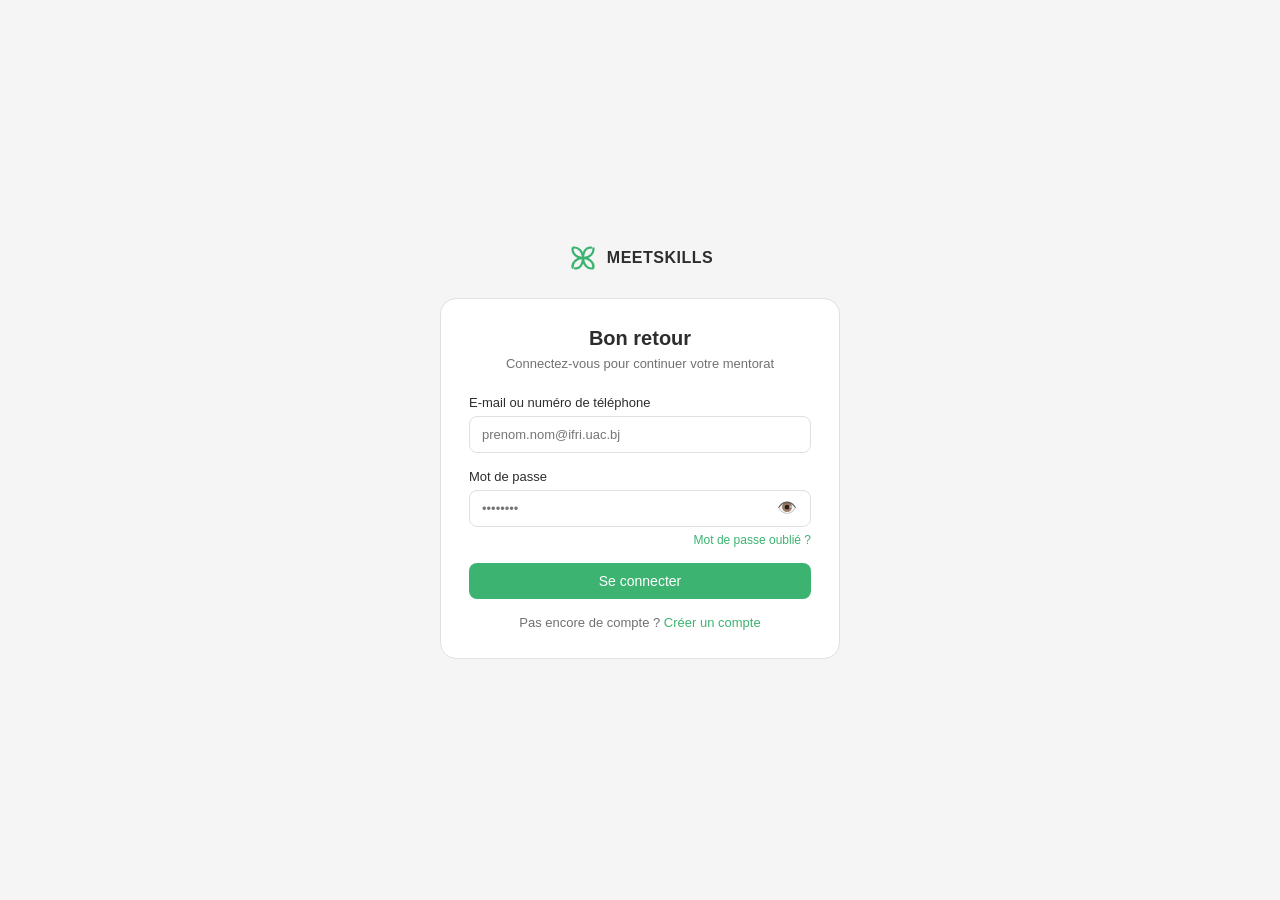
<file: frontend/publication.html>
<!DOCTYPE html>
<html lang="fr">
<head>
  <meta charset="UTF-8" />
  <meta name="viewport" content="width=device-width, initial-scale=1.0"/>
  <title>Publier une annonce - MeetSkills</title>
  <link rel="stylesheet" href="css/style.css" />
</head>
<body>

  <!-- HEADER -->
  <header class="header">
    <div class="header__logo">
      <a href="index.html">
        <svg width="28" height="28" viewBox="0 0 200 200">
          <g fill="none" stroke="#3CB371" stroke-width="14" stroke-linecap="round">
            <path d="M100 100 C 100 60, 70 30, 40 35"/>
            <path d="M100 100 C 100 60, 120 30, 150 35"/>
            <path d="M100 100 C 140 100, 170 70, 165 40"/>
            <path d="M100 100 C 140 100, 170 130, 165 160"/>
            <path d="M100 100 C 100 140, 130 170, 160 165"/>
            <path d="M100 100 C 100 140, 80 170, 50 165"/>
            <path d="M100 100 C 60 100, 30 130, 35 160"/>
            <path d="M100 100 C 60 100, 30 70, 35 40"/>
          </g>
        </svg>
        <span>MEETSKILLS</span>
      </a>
    </div>
    <nav class="header__nav" id="mainNav">
      <a href="index.html">Accueil</a>
      <a href="recherche.html">Trouver un mentor</a>
      <a href="publication.html?type=offre" id="navOffre">Offrir du mentorat</a>
      <a href="publication.html?type=demande" id="navDemande">Demander de l'aide</a>
      <a href="messagerie.html">Messages</a>
    </nav>
    <div class="header__actions" id="headerActions"></div>
    <button class="hamburger" id="hamburger" onclick="toggleMenu()">☰</button>
  </header>

  <div class="page-content" style="max-width: 620px;">
    <h1 class="page-title">Publier une annonce</h1>
    <p class="page-subtitle">Proposez votre aide ou trouvez quelqu'un pour vous accompagner</p>

    <div class="auth-card">

      <!-- TOGGLE OFFRE / DEMANDE -->
      <div class="toggle-group" id="toggleGroup">
        <button class="toggle-btn toggle-btn--active" id="btnOffre" onclick="setType('offre')">
          J'offre du mentorat
        </button>
        <button class="toggle-btn" id="btnDemande" onclick="setType('demande')">
          Je recherche de l'aide
        </button>
      </div>

      <div id="errorMsg" class="error-msg" style="display:none;"></div>
      <div id="successMsg" class="success-msg" style="display:none;"></div>

      <div class="form-group">
        <label>Matière(s) / Compétence(s)</label>
        <div id="competencesList" class="chips-container">
          <p class="loading">Chargement des compétences...</p>
        </div>
      </div>

      <div class="form-row">
        <div class="form-group">
          <label>Domaine d'études</label>
          <input type="text" id="domaine" placeholder="Ex: Informatique, Droit..." />
        </div>
        <div class="form-group">
          <label>Niveau visé</label>
          <select id="niveau">
            <option value="licence">Licence (L1-L3)</option>
            <option value="master">Master (M1-M2)</option>
            <option value="autre">Autre</option>
          </select>
        </div>
      </div>

      <div class="form-group">
        <label>Description</label>
        <textarea id="description" rows="4" placeholder="Décrivez le contexte, vos objectifs ou ce que vous proposez..."></textarea>
      </div>

      <div class="info-box">
        ℹ️ Les sessions se déroulent exclusivement en ligne (Google Meet, Zoom, WhatsApp...).
      </div>

      <button class="btn btn--primary btn--full" id="publishBtn" onclick="publier()">
        Publier l'annonce
      </button>

    </div>
  </div>

  <script src="js/api.js"></script>
  <script>
    let typeAnnonce = 'offre';
    let competencesSelectionnees = [];

    function setType(type) {
      typeAnnonce = type;
      document.getElementById('btnOffre').classList.toggle('toggle-btn--active', type === 'offre');
      document.getElementById('btnDemande').classList.toggle('toggle-btn--active', type === 'demande');
    }

    async function chargerCompetences() {
      if (!isLoggedIn()) { redirectToLogin(); return; }

      // Pré-sélection si type dans l'URL + lien de nav actif correspondant
      const params = new URLSearchParams(window.location.search);
      if (params.get('type') === 'demande') setType('demande');
      const navId = params.get('type') === 'demande' ? 'navDemande' : 'navOffre';
      document.getElementById(navId).classList.add('active');

      const competences = await getCompetences();
      const container = document.getElementById('competencesList');
      if (!competences || competences.length === 0) {
        container.innerHTML = '<p class="loading">Aucune compétence disponible.</p>';
        return;
      }
      container.innerHTML = competences.map(c => `
        <span class="chip" id="chip-${c.id}" onclick="toggleCompetence(${c.id}, '${c.nom}')">
          ${c.nom}
        </span>
      `).join('');
    }

    function toggleCompetence(id, nom) {
      const chip = document.getElementById(`chip-${id}`);
      const index = competencesSelectionnees.indexOf(id);
      if (index === -1) {
        competencesSelectionnees.push(id);
        chip.classList.add('chip--active');
      } else {
        competencesSelectionnees.splice(index, 1);
        chip.classList.remove('chip--active');
      }
    }

    async function publier() {
      const errorMsg = document.getElementById('errorMsg');
      const successMsg = document.getElementById('successMsg');
      const btn = document.getElementById('publishBtn');

      errorMsg.style.display = 'none';
      successMsg.style.display = 'none';

      if (competencesSelectionnees.length === 0) {
        errorMsg.textContent = 'Veuillez sélectionner au moins une compétence.';
        errorMsg.style.display = 'block';
        return;
      }

      const data = {
        type_annonce: typeAnnonce,
        competences_ids: competencesSelectionnees,
        domaine_etudes: document.getElementById('domaine').value.trim(),
        niveau: document.getElementById('niveau').value,
        description: document.getElementById('description').value.trim(),
      };

      if (!data.domaine_etudes) {
        errorMsg.textContent = 'Veuillez renseigner le domaine d\'études.';
        errorMsg.style.display = 'block';
        return;
      }

      btn.textContent = 'Publication...';
      btn.disabled = true;

      const result = await publierAnnonce(data);

      if (result.status === 201) {
        successMsg.textContent = 'Annonce publiée avec succès ! Le matching est en cours...';
        successMsg.style.display = 'block';
        setTimeout(() => window.location.href = 'index.html', 2000);
      } else {
        errorMsg.textContent = 'Une erreur est survenue. Veuillez réessayer.';
        errorMsg.style.display = 'block';
        btn.textContent = 'Publier l\'annonce';
        btn.disabled = false;
      }
    }

    document.addEventListener('DOMContentLoaded', chargerCompetences);
  </script>
  <script>
  function toggleMenu() {
    const nav = document.getElementById('mainNav');
    nav.classList.toggle('open');
  }
</script>

</body>
</html>
</file>
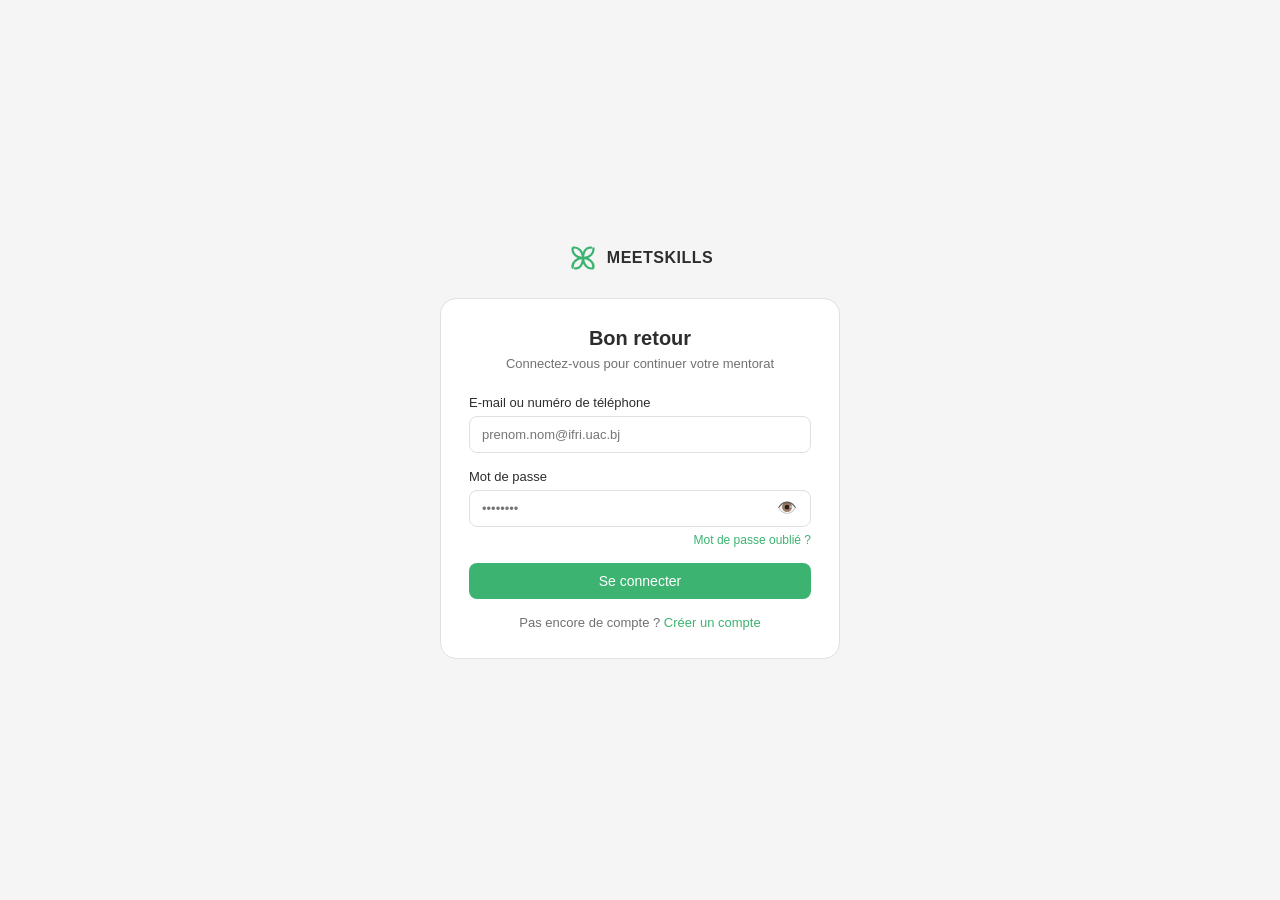
<file: frontend/recherche.html>
<!DOCTYPE html>
<html lang="fr">
<head>
  <meta charset="UTF-8" />
  <meta name="viewport" content="width=device-width, initial-scale=1.0"/>
  <title>Trouver un mentor - MeetSkills</title>
  <link rel="stylesheet" href="css/style.css" />
</head>
<body>

  <!-- HEADER -->
  <header class="header">
    <div class="header__logo">
      <a href="index.html">
        <svg width="28" height="28" viewBox="0 0 200 200">
          <g fill="none" stroke="#3CB371" stroke-width="14" stroke-linecap="round">
            <path d="M100 100 C 100 60, 70 30, 40 35"/>
            <path d="M100 100 C 100 60, 120 30, 150 35"/>
            <path d="M100 100 C 140 100, 170 70, 165 40"/>
            <path d="M100 100 C 140 100, 170 130, 165 160"/>
            <path d="M100 100 C 100 140, 130 170, 160 165"/>
            <path d="M100 100 C 100 140, 80 170, 50 165"/>
            <path d="M100 100 C 60 100, 30 130, 35 160"/>
            <path d="M100 100 C 60 100, 30 70, 35 40"/>
          </g>
        </svg>
        <span>MEETSKILLS</span>
      </a>
    </div>
    <nav class="header__nav" id="mainNav">
      <a href="index.html">Accueil</a>
      <a href="recherche.html" class="active">Trouver un mentor</a>
      <a href="publication.html?type=offre">Offrir du mentorat</a>
      <a href="publication.html?type=demande">Demander de l'aide</a>
      <a href="messagerie.html">Messages</a>
    </nav>
    <div class="header__actions" id="headerActions"></div>
    <button class="hamburger" id="hamburger" onclick="toggleMenu()">☰</button>
  </header>

  <div class="page-content">
    <h1 class="page-title">Trouver un mentor</h1>
    <p class="page-subtitle">Filtrez par matière, université ou disponibilité</p>

    <!-- FILTRES -->
    <div class="search-bar">
      <input type="text" id="searchInput" placeholder="Rechercher une matière..." />
      <input type="text" id="domaineInput" placeholder="Domaine d'études..." />
      <button class="btn btn--primary" onclick="filtrer()">Filtrer</button>
    </div>

    <!-- RÉSULTATS -->
    <div id="resultCount" class="result-count"></div>
    <div id="resultsList" class="results-list">
      <p class="loading">Chargement...</p>
    </div>
  </div>

  <script src="js/api.js"></script>
  <script>
    let toutesAnnonces = [];

   async function chargerAnnonces() {
  if (!isLoggedIn()) { redirectToLogin(); return; }
  
  const container = document.getElementById('resultsList');
  container.innerHTML = '<div class="spinner"></div>';
  
  const annonces = await getAnnonces('offre');
  toutesAnnonces = annonces || [];
  afficherResultats(toutesAnnonces);
}

    function filtrer() {
      const search = document.getElementById('searchInput').value.toLowerCase();
      const domaine = document.getElementById('domaineInput').value.toLowerCase();
      const filtrees = toutesAnnonces.filter(a => {
        const matchMatiere = !search || a.competences.some(c => c.nom.toLowerCase().includes(search));
        const matchDomaine = !domaine || a.domaine_etudes.toLowerCase().includes(domaine);
        return matchMatiere && matchDomaine;
      });
      afficherResultats(filtrees);
    }

    function afficherResultats(annonces) {
      const container = document.getElementById('resultsList');
      const count = document.getElementById('resultCount');
      count.textContent = `${annonces.length} annonce(s) trouvée(s)`;

      if (annonces.length === 0) {
        container.innerHTML = '<p class="loading">Aucune annonce ne correspond à votre recherche.</p>';
        return;
      }

      container.innerHTML = annonces.map(a => {
        const initiales = a.auteur_nom.split(' ').map(n => n[0]).join('');
        const competences = a.competences.map(c =>
          `<span class="badge badge--green">${c.nom}</span>`
        ).join('');
        return `
          <div class="result-card">
            <div class="result-card__left">
              <div class="avatar avatar--lg">${initiales}</div>
              <div>
                <div class="card__name">${a.auteur_nom}</div>
                <div class="card__sub">${a.domaine_etudes} · ${a.niveau}</div>
                <div style="margin-top:8px;">${competences}</div>
              </div>
            </div>
            <div class="result-card__right">
              <button class="btn btn--primary" onclick="contacter(${a.auteur})">Contacter</button>
            </div>
          </div>
        `;
      }).join('');
    }

    async function contacter(userId) {
      const result = await creerConversation(userId);
      if (result.status === 201 || result.status === 200) {
        window.location.href = 'messagerie.html';
      }
    }

    document.addEventListener('DOMContentLoaded', chargerAnnonces);
  </script>
  <script>
  function toggleMenu() {
    const nav = document.getElementById('mainNav');
    nav.classList.toggle('open');
  }
</script>

</body>
</html>
</file>
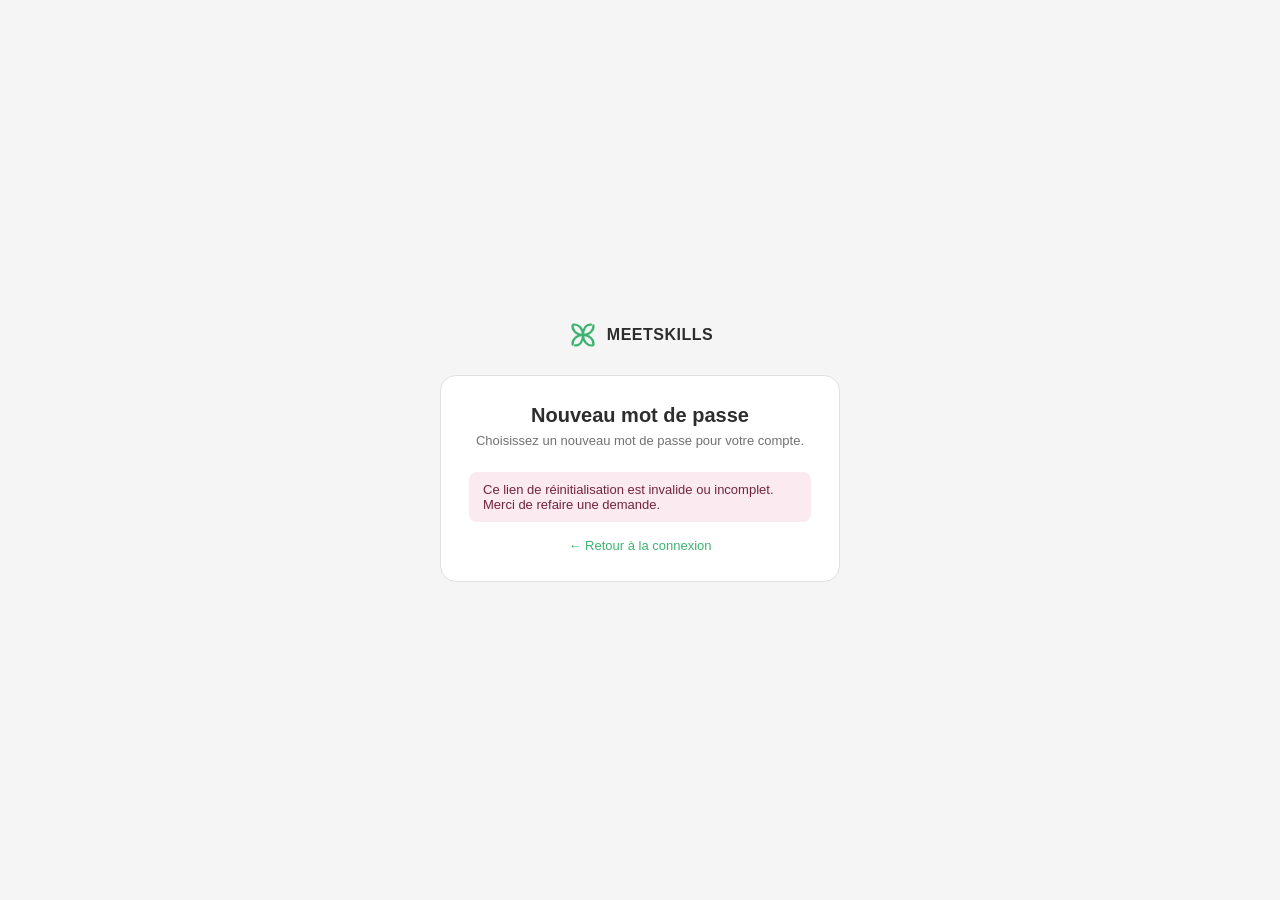
<file: frontend/reinitialiser-mot-de-passe.html>
<!DOCTYPE html>
<html lang="fr">
<head>
  <meta charset="UTF-8" />
  <meta name="viewport" content="width=device-width, initial-scale=1.0"/>
  <title>Nouveau mot de passe - MeetSkills</title>
  <link rel="stylesheet" href="css/style.css" />
  <button class="hamburger" id="hamburger" onclick="toggleMenu()">☰</button>
</head>
<body class="auth-page">

  <div class="auth-container">

    <div class="auth-logo">
      <a href="index.html">
        <svg width="32" height="32" viewBox="0 0 200 200">
          <g fill="none" stroke="#3CB371" stroke-width="14" stroke-linecap="round">
            <path d="M100 100 C 100 60, 70 30, 40 35"/>
            <path d="M100 100 C 100 60, 120 30, 150 35"/>
            <path d="M100 100 C 140 100, 170 70, 165 40"/>
            <path d="M100 100 C 140 100, 170 130, 165 160"/>
            <path d="M100 100 C 100 140, 130 170, 160 165"/>
            <path d="M100 100 C 100 140, 80 170, 50 165"/>
            <path d="M100 100 C 60 100, 30 130, 35 160"/>
            <path d="M100 100 C 60 100, 30 70, 35 40"/>
          </g>
        </svg>
        <span>MEETSKILLS</span>
      </a>
    </div>

    <div class="auth-card">
      <h1 class="auth-title">Nouveau mot de passe</h1>
      <p class="auth-subtitle">Choisissez un nouveau mot de passe pour votre compte.</p>

      <div id="errorMsg" class="error-msg" style="display:none;"></div>
      <div id="successMsg" class="success-msg" style="display:none;"></div>

      <div id="formFields">
        <div class="form-group">
          <label>Nouveau mot de passe</label>
          <div class="password-field">
            <input type="password" id="password" placeholder="••••••••" autocomplete="new-password" oninput="checkPasswordStrength()" />
            <button type="button" class="password-toggle" onclick="togglePassword('password', this)" aria-label="Afficher le mot de passe">👁️</button>
          </div>
          <ul id="passwordRules" class="password-rules">
            <li id="rule-length">Au moins 8 caractères</li>
            <li id="rule-upper">Une majuscule</li>
            <li id="rule-lower">Une minuscule</li>
            <li id="rule-digit">Un chiffre</li>
            <li id="rule-special">Un caractère spécial (!@#$...)</li>
          </ul>
        </div>

        <div class="form-group">
          <label>Confirmer le mot de passe</label>
          <div class="password-field">
            <input type="password" id="passwordConfirm" placeholder="••••••••" autocomplete="new-password" oninput="checkPasswordMatch()" />
            <button type="button" class="password-toggle" onclick="togglePassword('passwordConfirm', this)" aria-label="Afficher le mot de passe">👁️</button>
          </div>
          <p id="passwordMatchMsg" class="password-match-msg"></p>
        </div>

        <button class="btn btn--primary btn--full" id="confirmBtn" onclick="handleResetConfirm()">
          Réinitialiser le mot de passe
        </button>
      </div>

      <p class="auth-footer">
        <a href="connexion.html" class="form-link">← Retour à la connexion</a>
      </p>
    </div>

  </div>

  <script src="js/api.js"></script>
  <script>
    const PASSWORD_RULES = {
      length: v => v.length >= 8,
      upper: v => /[A-Z]/.test(v),
      lower: v => /[a-z]/.test(v),
      digit: v => /[0-9]/.test(v),
      special: v => /[^A-Za-z0-9]/.test(v),
    };

    function togglePassword(fieldId, btn) {
      const input = document.getElementById(fieldId);
      const isHidden = input.type === 'password';
      input.type = isHidden ? 'text' : 'password';
      btn.textContent = isHidden ? '🙈' : '👁️';
      btn.setAttribute('aria-label', isHidden ? 'Masquer le mot de passe' : 'Afficher le mot de passe');
    }

    function checkPasswordStrength() {
      const value = document.getElementById('password').value;
      let allValid = true;
      for (const rule in PASSWORD_RULES) {
        const valid = PASSWORD_RULES[rule](value);
        const li = document.getElementById(`rule-${rule}`);
        li.classList.toggle('valid', valid);
        if (!valid) allValid = false;
      }
      checkPasswordMatch();
      return allValid;
    }

    function isPasswordStrong(value) {
      return Object.values(PASSWORD_RULES).every(rule => rule(value));
    }

    function checkPasswordMatch() {
      const password = document.getElementById('password').value;
      const confirm = document.getElementById('passwordConfirm').value;
      const msg = document.getElementById('passwordMatchMsg');
      if (!confirm) { msg.textContent = ''; return true; }
      const match = password === confirm;
      msg.textContent = match ? '✓ Les mots de passe correspondent' : '✗ Les mots de passe ne correspondent pas';
      msg.classList.toggle('valid', match);
      msg.classList.toggle('invalid', !match);
      return match;
    }

    // Lecture de uid et token depuis le lien envoye par email
    const params = new URLSearchParams(window.location.search);
    const uid = params.get('uid');
    const token = params.get('token');

    if (!uid || !token) {
      document.getElementById('formFields').style.display = 'none';
      const errorMsg = document.getElementById('errorMsg');
      errorMsg.textContent = 'Ce lien de réinitialisation est invalide ou incomplet. Merci de refaire une demande.';
      errorMsg.style.display = 'block';
    }

    async function handleResetConfirm() {
      const password = document.getElementById('password').value;
      const passwordConfirm = document.getElementById('passwordConfirm').value;
      const errorMsg = document.getElementById('errorMsg');
      const successMsg = document.getElementById('successMsg');
      const btn = document.getElementById('confirmBtn');

      errorMsg.style.display = 'none';

      if (!isPasswordStrong(password)) {
        errorMsg.textContent = 'Le mot de passe ne respecte pas les règles de sécurité indiquées ci-dessus.';
        errorMsg.style.display = 'block';
        return;
      }
      if (password !== passwordConfirm) {
        errorMsg.textContent = 'Les mots de passe ne correspondent pas.';
        errorMsg.style.display = 'block';
        return;
      }

      btn.textContent = 'Réinitialisation...';
      btn.disabled = true;

      const result = await confirmerResetPassword(uid, token, password);

      if (result.status === 204) {
        document.getElementById('formFields').style.display = 'none';
        successMsg.textContent = 'Votre mot de passe a été réinitialisé avec succès. Vous pouvez maintenant vous connecter.';
        successMsg.style.display = 'block';
        setTimeout(() => { window.location.href = 'connexion.html'; }, 2500);
      } else {
        const errors = Object.values(result.data || {}).flat().join(' ');
        errorMsg.textContent = errors || 'Ce lien a peut-être expiré. Merci de refaire une demande de réinitialisation.';
        errorMsg.style.display = 'block';
        btn.textContent = 'Réinitialiser le mot de passe';
        btn.disabled = false;
      }
    }
  </script>
  <script>
  function toggleMenu() {
    const nav = document.getElementById('mainNav');
    nav.classList.toggle('open');
  }
</script>

</body>
</html>
</file>
<file: frontend/css/style.css>
/* ===== VARIABLES ===== */
:root {
  --green: #3CB371;
  --yellow: #FFD23F;
  --dark: #2D2D2D;
  --white: #FFFFFF;
  --gray-light: #F5F5F5;
  --gray-border: #E0E0E0;
  --green-light: #E1F5EE;
  --yellow-light: #FAEEDA;
  --radius-sm: 8px;
  --radius-md: 12px;
  --radius-lg: 16px;
}

/* ===== RESET ===== */
*, *::before, *::after { box-sizing: border-box; margin: 0; padding: 0; }
body { font-family: 'Segoe UI', Arial, sans-serif; background: var(--gray-light); color: var(--dark); }
a { text-decoration: none; color: inherit; }

/* ===== BOUTONS ===== */
.btn {
  display: inline-block;
  padding: 10px 20px;
  border-radius: var(--radius-sm);
  font-size: 14px;
  font-weight: 500;
  border: none;
  cursor: pointer;
  transition: opacity 0.2s;
}
.btn:hover { opacity: 0.9; }
.btn--primary { background: var(--green); color: var(--white); }
.btn--accent { background: var(--yellow); color: #5A4200; }
.btn--outline { background: var(--white); color: var(--dark); border: 1px solid var(--gray-border); }
.btn--full { width: 100%; text-align: center; }

/* ===== HEADER ===== */
.header {
  background: var(--white);
  border-bottom: 1px solid var(--gray-border);
  padding: 14px 40px;
  display: flex;
  align-items: center;
  justify-content: space-between;
  position: sticky;
  top: 0;
  z-index: 100;
}
.header__logo a {
  display: flex;
  align-items: center;
  gap: 8px;
  font-weight: 600;
  font-size: 16px;
  letter-spacing: 0.5px;
  color: var(--dark);
}
.header__nav { display: flex; flex: 1; justify-content: space-evenly; gap: 16px; font-size: 14px; padding: 0 32px; }
.header__nav a { color: var(--dark); font-weight: 500; }
.header__nav a:hover { color: var(--green); }
.header__nav a.active { color: var(--green); font-weight: 600; }

/* ===== HERO ===== */
.hero {
  background: var(--green);
  padding: 48px 40px;
  color: var(--white);
  margin: 24px 40px;
  border-radius: var(--radius-lg);
}
.hero h1 { font-size: 28px; font-weight: 600; margin-bottom: 10px; }
.hero p { font-size: 15px; color: #E1F5EE; margin-bottom: 20px; }

/* ===== SUGGESTIONS ===== */
.suggestions { padding: 24px 40px; }
.suggestions h2 { font-size: 16px; font-weight: 500; margin-bottom: 16px; }
.cards { display: grid; grid-template-columns: repeat(auto-fit, minmax(220px, 1fr)); gap: 14px; }

/* ===== CARTE PROFIL ===== */
.card {
  background: var(--white);
  border-radius: var(--radius-md);
  border: 1px solid var(--gray-border);
  padding: 16px;
}
.card__header { display: flex; align-items: center; gap: 10px; margin-bottom: 10px; }
.avatar {
  width: 40px; height: 40px;
  border-radius: 50%;
  background: var(--green-light);
  display: flex; align-items: center; justify-content: center;
  font-size: 14px; font-weight: 600; color: #085041;
  flex-shrink: 0;
}
.card__name { font-size: 14px; font-weight: 500; }
.card__sub { font-size: 12px; color: #717171; }
.badge {
  display: inline-block;
  padding: 3px 10px;
  border-radius: var(--radius-sm);
  font-size: 12px;
  margin: 4px 4px 4px 0;
}
.badge--green { background: var(--green-light); color: #085041; }
.badge--yellow { background: var(--yellow-light); color: #854F0B; }
.card__score { font-size: 20px; font-weight: 600; color: var(--green); margin-top: 8px; }
.card__score-label { font-size: 11px; color: #717171; }

/* ===== ACTIONS ===== */
.actions {
  display: flex;
  gap: 14px;
  padding: 0 40px 40px;
}

/* ===== LOADING ===== */
.loading { color: #717171; font-size: 14px; }

/* ===== PAGES AUTH ===== */
.auth-page {
  min-height: 100vh;
  display: flex;
  align-items: center;
  justify-content: center;
  background: var(--gray-light);
}
.auth-container {
  width: 100%;
  max-width: 440px;
  padding: 20px;
}
.auth-logo {
  display: flex;
  justify-content: center;
  margin-bottom: 24px;
}
.auth-logo a {
  display: flex;
  align-items: center;
  gap: 8px;
  font-weight: 600;
  font-size: 16px;
  letter-spacing: 0.5px;
  color: var(--dark);
}
.auth-card {
  background: var(--white);
  border-radius: var(--radius-lg);
  border: 1px solid var(--gray-border);
  padding: 28px;
}
.auth-title {
  font-size: 20px;
  font-weight: 600;
  text-align: center;
  margin-bottom: 6px;
}
.auth-subtitle {
  font-size: 13px;
  color: #717171;
  text-align: center;
  margin-bottom: 24px;
}
.auth-footer {
  font-size: 13px;
  color: #717171;
  text-align: center;
  margin-top: 16px;
}
.form-group {
  margin-bottom: 16px;
}
.form-group label {
  display: block;
  font-size: 13px;
  font-weight: 500;
  margin-bottom: 6px;
}
.form-group input, .form-group select, .form-group textarea {
  width: 100%;
  padding: 10px 12px;
  border: 1px solid var(--gray-border);
  border-radius: var(--radius-sm);
  font-size: 13px;
  font-family: inherit;
  color: var(--dark);
  background: var(--white);
  outline: none;
  transition: border-color 0.2s;
}
.form-group input:focus, .form-group select:focus, .form-group textarea:focus {
  border-color: var(--green);
}
.form-link { color: var(--green); font-weight: 500; }
.form-link--right { display: block; text-align: right; font-size: 12px; margin-top: 6px; }
.error-msg {
  background: #FBEAF0;
  color: #72243E;
  border-radius: var(--radius-sm);
  padding: 10px 14px;
  font-size: 13px;
  margin-bottom: 16px;
}

/* ===== MOT DE PASSE (oeil, regles, confirmation) ===== */
.password-field { position: relative; }
.password-field input { width: 100%; padding-right: 44px; }
.password-toggle {
  position: absolute;
  right: 10px;
  top: 50%;
  transform: translateY(-50%);
  background: none;
  border: none;
  cursor: pointer;
  font-size: 16px;
  padding: 4px;
  line-height: 1;
}
.password-rules {
  list-style: none;
  margin: 8px 0 0;
  padding: 0;
  font-size: 12px;
  color: var(--gray-text, #888);
  display: grid;
  grid-template-columns: 1fr 1fr;
  gap: 4px 12px;
}
.password-rules li::before { content: "○ "; }
.password-rules li.valid { color: var(--green); }
.password-rules li.valid::before { content: "✓ "; }
.password-match-msg { font-size: 12px; margin-top: 6px; min-height: 16px; }
.password-match-msg.valid { color: var(--green); }
.password-match-msg.invalid { color: #B3261E; }

/* ===== FORM ROW (deux colonnes) ===== */
.form-row {
  display: grid;
  grid-template-columns: 1fr 1fr;
  gap: 12px;
}

/* ===== PAGE CONTENU ===== */
.page-content { padding: 32px 40px; }
.page-title { font-size: 22px; font-weight: 600; margin-bottom: 6px; }
.page-subtitle { font-size: 14px; color: #717171; margin-bottom: 24px; }

/* ===== BARRE DE RECHERCHE ===== */
.search-bar {
  background: var(--white);
  border: 1px solid var(--gray-border);
  border-radius: var(--radius-md);
  padding: 16px;
  display: flex;
  gap: 12px;
  margin-bottom: 20px;
  flex-wrap: wrap;
}
.search-bar input {
  flex: 1;
  min-width: 160px;
  padding: 9px 12px;
  border: 1px solid var(--gray-border);
  border-radius: var(--radius-sm);
  font-size: 13px;
  font-family: inherit;
  outline: none;
}
.search-bar input:focus { border-color: var(--green); }

/* ===== RÉSULTATS ===== */
.result-count { font-size: 14px; font-weight: 500; margin-bottom: 14px; color: #717171; }
.results-list { display: flex; flex-direction: column; gap: 12px; }
.result-card {
  background: var(--white);
  border: 1px solid var(--gray-border);
  border-radius: var(--radius-md);
  padding: 16px 20px;
  display: flex;
  align-items: center;
  justify-content: space-between;
  gap: 16px;
}
.result-card__left { display: flex; align-items: center; gap: 14px; flex: 1; }
.result-card__right { flex-shrink: 0; }
.avatar--lg { width: 48px; height: 48px; font-size: 16px; } 

/* ===== TOGGLE OFFRE/DEMANDE ===== */
.toggle-group {
  display: flex;
  background: var(--gray-light);
  border-radius: var(--radius-sm);
  padding: 4px;
  margin-bottom: 20px;
  gap: 4px;
}
.toggle-btn {
  flex: 1;
  padding: 9px;
  border: none;
  border-radius: 6px;
  font-size: 13px;
  font-weight: 500;
  cursor: pointer;
  background: transparent;
  color: var(--dark);
  transition: all 0.2s;
}
.toggle-btn--active {
  background: var(--green);
  color: var(--white);
}

/* ===== CHIPS COMPÉTENCES ===== */
.chips-container {
  display: flex;
  flex-wrap: wrap;
  gap: 8px;
  margin-top: 6px;
}
.chip {
  padding: 6px 14px;
  border-radius: var(--radius-sm);
  background: var(--gray-light);
  border: 1px solid var(--gray-border);
  font-size: 13px;
  cursor: pointer;
  transition: all 0.2s;
}
.chip:hover { border-color: var(--green); }
.chip--active {
  background: var(--green);
  color: var(--white);
  border-color: var(--green);
}

/* ===== INFO BOX ===== */
.info-box {
  background: var(--green-light);
  color: #085041;
  border-radius: var(--radius-sm);
  padding: 12px 14px;
  font-size: 13px;
  margin-bottom: 16px;
}

/* ===== SUCCESS MSG ===== */
.success-msg {
  background: var(--green-light);
  color: #085041;
  border-radius: var(--radius-sm);
  padding: 10px 14px;
  font-size: 13px;
  margin-bottom: 16px;
} 

/* ===== MESSAGERIE ===== */
.messaging-layout {
  display: grid;
  grid-template-columns: 280px 1fr;
  height: calc(100vh - 57px);
  overflow: hidden;
}
.conv-list {
  border-right: 1px solid var(--gray-border);
  background: var(--white);
  overflow-y: auto;
}
.conv-list__header {
  padding: 16px;
  border-bottom: 1px solid var(--gray-border);
  font-size: 15px;
  font-weight: 500;
}
.conv-item {
  display: flex;
  align-items: center;
  gap: 12px;
  padding: 14px 16px;
  cursor: pointer;
  border-bottom: 1px solid var(--gray-border);
  transition: background 0.15s;
}
.conv-item:hover { background: var(--gray-light); }
.conv-item--active { background: var(--green-light); }
.conv-item__info { flex: 1; min-width: 0; }
.conv-item__name { font-size: 13px; font-weight: 500; }
.conv-item__last {
  font-size: 12px;
  color: #717171;
  white-space: nowrap;
  overflow: hidden;
  text-overflow: ellipsis;
}
.badge-count {
  background: var(--green);
  color: var(--white);
  border-radius: 50%;
  width: 20px;
  height: 20px;
  font-size: 11px;
  display: flex;
  align-items: center;
  justify-content: center;
  flex-shrink: 0;
}
.conv-active {
  display: flex;
  flex-direction: column;
  background: var(--gray-light);
}
.conv-empty {
  flex: 1;
  display: flex;
  align-items: center;
  justify-content: center;
  color: #717171;
  font-size: 14px;
}
.conv-header {
  display: flex;
  align-items: center;
  gap: 12px;
  padding: 14px 20px;
  background: var(--white);
  border-bottom: 1px solid var(--gray-border);
}
.conv-header__name { font-size: 14px; font-weight: 500; }
.conv-header__status { font-size: 12px; color: var(--green); }
.messages-list {
  flex: 1;
  overflow-y: auto;
  padding: 16px 20px;
  display: flex;
  flex-direction: column;
  gap: 10px;
}
.message { display: flex; flex-direction: column; max-width: 65%; }
.message--moi { align-self: flex-end; align-items: flex-end; }
.message--autre { align-self: flex-start; align-items: flex-start; }
.message__bubble {
  padding: 10px 14px;
  border-radius: 12px;
  font-size: 13px;
  line-height: 1.5;
}
.message--moi .message__bubble { background: var(--green); color: var(--white); }
.message--autre .message__bubble { background: var(--white); color: var(--dark); }
.message__time { font-size: 10px; color: #717171; margin-top: 4px; }
.message-input {
  display: flex;
  gap: 10px;
  padding: 14px 20px;
  background: var(--white);
  border-top: 1px solid var(--gray-border);
}
.message-input input {
  flex: 1;
  padding: 10px 14px;
  border: 1px solid var(--gray-border);
  border-radius: var(--radius-sm);
  font-size: 13px;
  font-family: inherit;
  outline: none;
}
.message-input input:focus { border-color: var(--green); }

/* ===== PROFIL ===== */
.profile-hero {
  background: var(--green);
  border-radius: var(--radius-lg);
  padding: 24px;
  display: flex;
  align-items: center;
  gap: 20px;
  color: var(--white);
  margin-bottom: 16px;
}
.profile-hero__loading { color: var(--white); font-size: 14px; }
.profile-hero__avatar {
  width: 64px; height: 64px;
  border-radius: 50%;
  background: var(--white);
  color: var(--green);
  display: flex; align-items: center; justify-content: center;
  font-size: 22px; font-weight: 600;
  flex-shrink: 0;
}
.profile-hero__info { flex: 1; }
.profile-hero__info h2 { font-size: 20px; font-weight: 600; margin-bottom: 4px; }
.profile-hero__info p { font-size: 13px; color: #E1F5EE; margin-bottom: 2px; }
.profile-hero__bio { font-style: italic; }
.profile-grid {
  display: grid;
  grid-template-columns: 1fr 1fr;
  gap: 16px;
  margin-bottom: 16px;
}
.profile-section-title {
  font-size: 14px;
  font-weight: 600;
  margin-bottom: 12px;
  color: var(--dark);
}
.stats-grid {
  display: grid;
  grid-template-columns: repeat(3, 1fr);
  gap: 14px;
  margin-top: 16px;
}
.stat-card {
  background: var(--white);
  border: 1px solid var(--gray-border);
  border-radius: var(--radius-md);
  padding: 16px;
  text-align: center;
}
.stat-card__value { font-size: 28px; font-weight: 600; color: var(--green); }
.stat-card__label { font-size: 12px; color: #717171; margin-top: 4px; }
.annonce-item {
  display: flex;
  align-items: center;
  gap: 10px;
  padding: 10px 0;
  border-bottom: 1px solid var(--gray-border);
  font-size: 13px;
}
.annonce-item:last-child { border-bottom: none; }
.annonce-item__domaine { font-weight: 500; }
.annonce-item__comps { color: #717171; }

/* ===== RESPONSIVE MOBILE ===== */
@media (max-width: 768px) {
  .header {
    padding: 12px 16px;
    flex-wrap: wrap;
    gap: 8px;
  }
  .header__nav {
    display: none;
  }
  .hero {
    margin: 12px 16px;
    padding: 28px 20px;
  }
  .hero h1 { font-size: 22px; }
  .suggestions { padding: 16px; }
  .actions { padding: 0 16px 24px; flex-direction: column; }
  .page-content { padding: 16px; }
  .search-bar { flex-direction: column; }
  .profile-grid { grid-template-columns: 1fr; }
  .stats-grid { grid-template-columns: 1fr 1fr; }
  .messaging-layout { grid-template-columns: 1fr; }
  .conv-list { height: 200px; border-right: none; border-bottom: 1px solid var(--gray-border); }
  .form-row { grid-template-columns: 1fr; }
  .auth-container { padding: 16px; }
}

/* ===== HAMBURGER ===== */
.hamburger {
  display: none;
  background: none;
  border: none;
  font-size: 24px;
  cursor: pointer;
  color: var(--dark);
}

@media (max-width: 768px) {
  .hamburger { display: block; }
  .header__nav {
    display: none;
    width: 100%;
    flex-direction: column;
    gap: 0;
    order: 3;
  }
  .header__nav.open { display: flex; }
  .header__nav a {
    padding: 12px 8px;
    border-top: 1px solid var(--gray-border);
    font-size: 14px;
  }
  .header__nav a.active {
    background: var(--green-light, #E1F5EE);
    border-radius: 6px;
  }
  .header { flex-wrap: wrap; }
}

/* ===== TYPOGRAPHIE AMÉLIORÉE ===== */
@import url('https://fonts.googleapis.com/css2?family=Inter:wght@400;500;600;700&display=swap');

body {
  font-family: 'Inter', 'Segoe UI', Arial, sans-serif;
}

/* ===== ANIMATIONS ===== */
@keyframes fadeInUp {
  from { opacity: 0; transform: translateY(20px); }
  to { opacity: 1; transform: translateY(0); }
}

@keyframes pulse {
  0%, 100% { transform: scale(1); }
  50% { transform: scale(1.05); }
}

.hero { animation: fadeInUp 0.6s ease; }
.card { animation: fadeInUp 0.4s ease; transition: transform 0.2s, box-shadow 0.2s; }
.card:hover { transform: translateY(-4px); box-shadow: 0 8px 24px rgba(0,0,0,0.08); }
.btn { transition: all 0.2s ease; }
.btn:hover { transform: translateY(-1px); box-shadow: 0 4px 12px rgba(0,0,0,0.15); }
.btn--primary:hover { background: #2fa060; }
.btn--accent:hover { background: #f5c800; }
.result-card { transition: transform 0.2s, box-shadow 0.2s; }
.result-card:hover { transform: translateY(-2px); box-shadow: 0 6px 20px rgba(0,0,0,0.08); }

/* ===== PAGE D'ACCUEIL AMÉLIORÉE ===== */
.hero {
  background: linear-gradient(135deg, #3CB371 0%, #2a9d5c 100%);
  min-height: 320px;
  display: flex;
  flex-direction: column;
  justify-content: center;
  position: relative;
  overflow: hidden;
}

.hero::before {
  content: '';
  position: absolute;
  top: -50%;
  right: -10%;
  width: 400px;
  height: 400px;
  background: rgba(255,255,255,0.05);
  border-radius: 50%;
}

.hero::after {
  content: '';
  position: absolute;
  bottom: -30%;
  left: -5%;
  width: 250px;
  height: 250px;
  background: rgba(255,255,255,0.05);
  border-radius: 50%;
}

.hero h1 { font-size: 32px; font-weight: 700; line-height: 1.2; }
.hero p { font-size: 16px; opacity: 0.9; }

/* ===== SECTION STATS ===== */
.stats-section {
  display: grid;
  grid-template-columns: repeat(3, 1fr);
  gap: 16px;
  padding: 24px 40px;
  background: var(--white);
  border-bottom: 1px solid var(--gray-border);
}

.stat-item {
  text-align: center;
  padding: 16px;
}

.stat-item__value {
  font-size: 28px;
  font-weight: 700;
  color: var(--green);
  display: block;
}

.stat-item__label {
  font-size: 13px;
  color: #717171;
  margin-top: 4px;
}

/* ===== SECTION FEATURES ===== */
.features-section {
  padding: 32px 40px;
  background: var(--gray-light);
}

.features-section h2 {
  font-size: 20px;
  font-weight: 600;
  margin-bottom: 20px;
  text-align: center;
}

.features-grid {
  display: grid;
  grid-template-columns: repeat(3, 1fr);
  gap: 16px;
}

.feature-card {
  background: var(--white);
  border-radius: var(--radius-lg);
  padding: 24px;
  text-align: center;
  border: 1px solid var(--gray-border);
  transition: transform 0.2s, box-shadow 0.2s;
}

.feature-card:hover {
  transform: translateY(-4px);
  box-shadow: 0 8px 24px rgba(0,0,0,0.08);
}

.feature-card__icon {
  font-size: 36px;
  margin-bottom: 12px;
  display: block;
}

.feature-card__title {
  font-size: 15px;
  font-weight: 600;
  margin-bottom: 8px;
  color: var(--dark);
}

.feature-card__desc {
  font-size: 13px;
  color: #717171;
  line-height: 1.5;
}

/* ===== HEADER AMÉLIORÉ ===== */
.header {
  box-shadow: 0 2px 12px rgba(0,0,0,0.06);
}

.header__nav a {
  position: relative;
  padding-bottom: 2px;
}

.header__nav a::after {
  content: '';
  position: absolute;
  bottom: -2px;
  left: 0;
  width: 0;
  height: 2px;
  background: var(--green);
  transition: width 0.2s;
}

.header__nav a:hover::after,
.header__nav a.active::after { width: 100%; }

/* ===== BADGES AMÉLIORÉS ===== */
.badge, .chip {
  transition: all 0.2s;
}

.chip:hover {
  transform: scale(1.05);
}

/* ===== LOADING SPINNER ===== */
.spinner {
  width: 32px;
  height: 32px;
  border: 3px solid var(--green-light);
  border-top-color: var(--green);
  border-radius: 50%;
  animation: spin 0.8s linear infinite;
  margin: 20px auto;
}

@keyframes spin {
  to { transform: rotate(360deg); }
}

/* ===== RESPONSIVE FEATURES ===== */
@media (max-width: 768px) {
  .stats-section { grid-template-columns: 1fr 1fr; padding: 16px; }
  .features-grid { grid-template-columns: 1fr; }
  .features-section { padding: 24px 16px; }
  .hero h1 { font-size: 24px; }
}

.hero .btn--accent {
  display: inline-block !important;
  width: auto !important;
  padding: 12px 28px;
  font-weight: 600;
  border-radius: var(--radius-sm);
}

/* ===== À PROPOS ===== */
.about-section {
  background: var(--white);
  padding: 48px 40px;
  border-top: 1px solid var(--gray-border);
}

.about-content {
  display: grid;
  grid-template-columns: 1fr 1fr;
  gap: 48px;
  align-items: center;
  max-width: 1100px;
  margin: 0 auto;
}

.about-text h2 {
  font-size: 24px;
  font-weight: 700;
  color: var(--dark);
  margin-bottom: 16px;
}

.about-text p {
  font-size: 14px;
  color: #555;
  line-height: 1.7;
  margin-bottom: 12px;
}

.about-text .btn {
  margin-top: 8px;
}

.about-stats {
  display: grid;
  grid-template-columns: 1fr 1fr;
  gap: 16px;
}

.about-stat {
  background: var(--gray-light);
  border-radius: var(--radius-md);
  padding: 20px;
  display: flex;
  flex-direction: column;
  align-items: center;
  text-align: center;
  gap: 8px;
  border: 1px solid var(--gray-border);
  transition: transform 0.2s;
}

.about-stat:hover {
  transform: translateY(-3px);
}

.about-stat__icon { font-size: 28px; }
.about-stat__text { font-size: 13px; font-weight: 500; color: var(--dark); }

/* ===== FOOTER ===== */
.footer {
  background: var(--dark);
  color: #aaa;
  text-align: center;
  padding: 20px 40px;
  font-size: 13px;
}

.footer span { color: var(--green); }

@media (max-width: 768px) {
  .about-content { grid-template-columns: 1fr; gap: 24px; }
  .about-section { padding: 32px 16px; }
}

/* ===== FAQ ===== */
.faq-item {
  background: var(--white);
  border: 1px solid var(--gray-border);
  border-radius: var(--radius-md);
  margin-bottom: 10px;
  overflow: hidden;
}

.faq-question {
  padding: 16px 20px;
  font-size: 14px;
  font-weight: 500;
  cursor: pointer;
  display: flex;
  justify-content: space-between;
  align-items: center;
  transition: background 0.2s;
}

.faq-question:hover { background: var(--gray-light); }

.faq-question span {
  color: var(--green);
  font-size: 20px;
  font-weight: 300;
}

.faq-answer {
  display: none;
  padding: 0 20px 16px;
  font-size: 13px;
  color: #555;
  line-height: 1.6;
  border-top: 1px solid var(--gray-border);
  padding-top: 12px;
}
</file>
